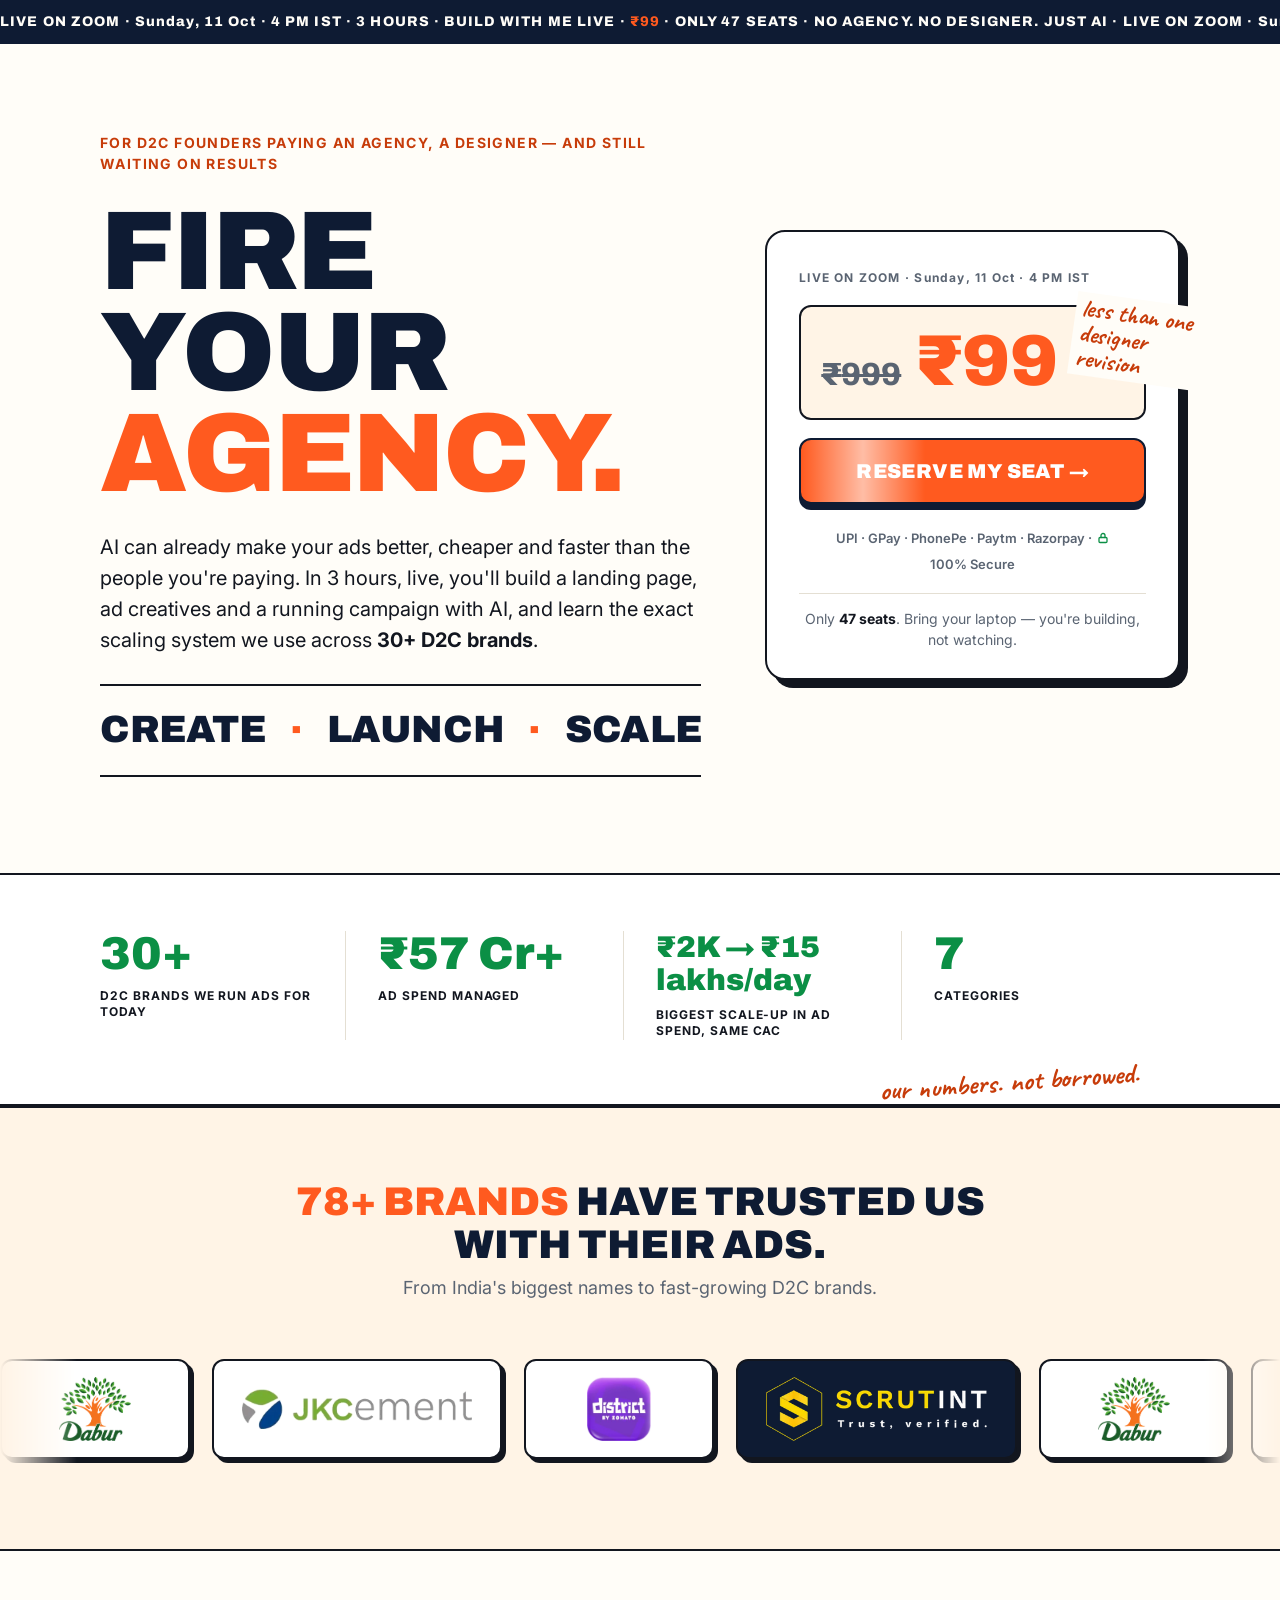
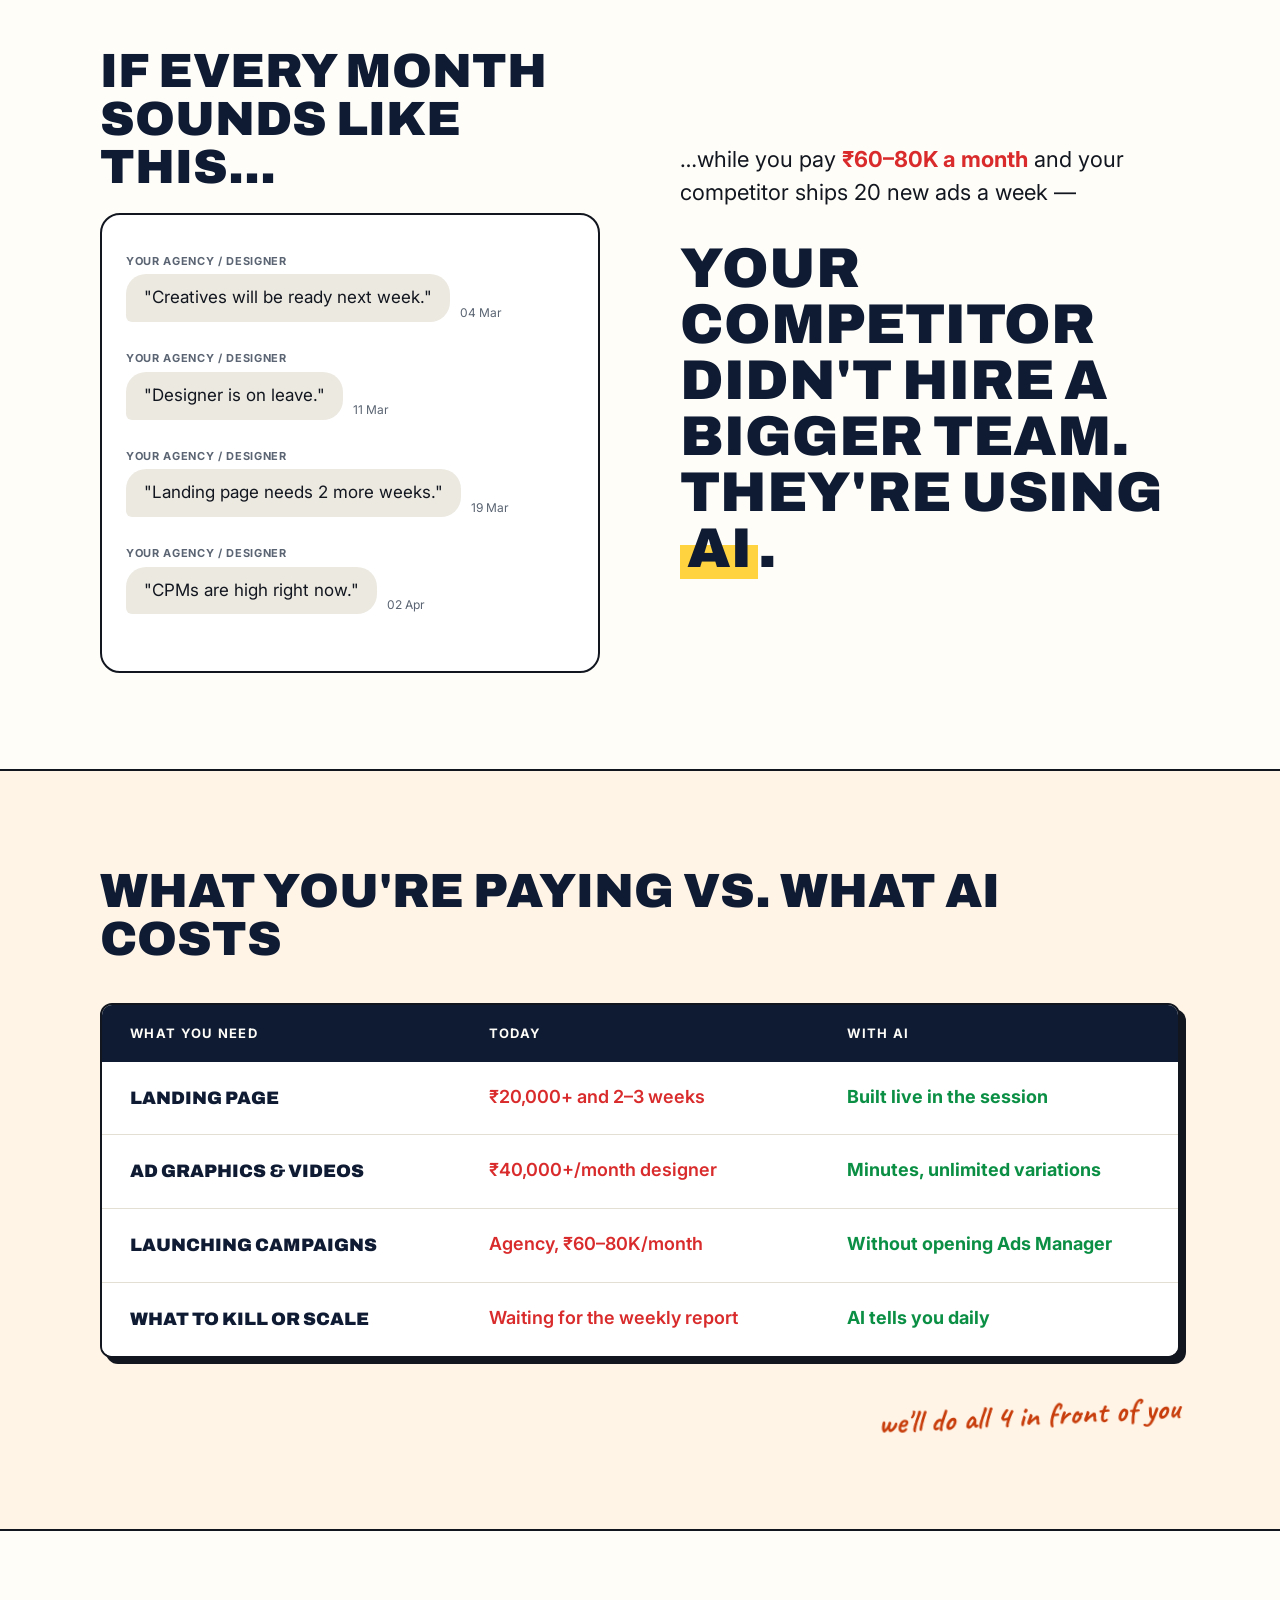
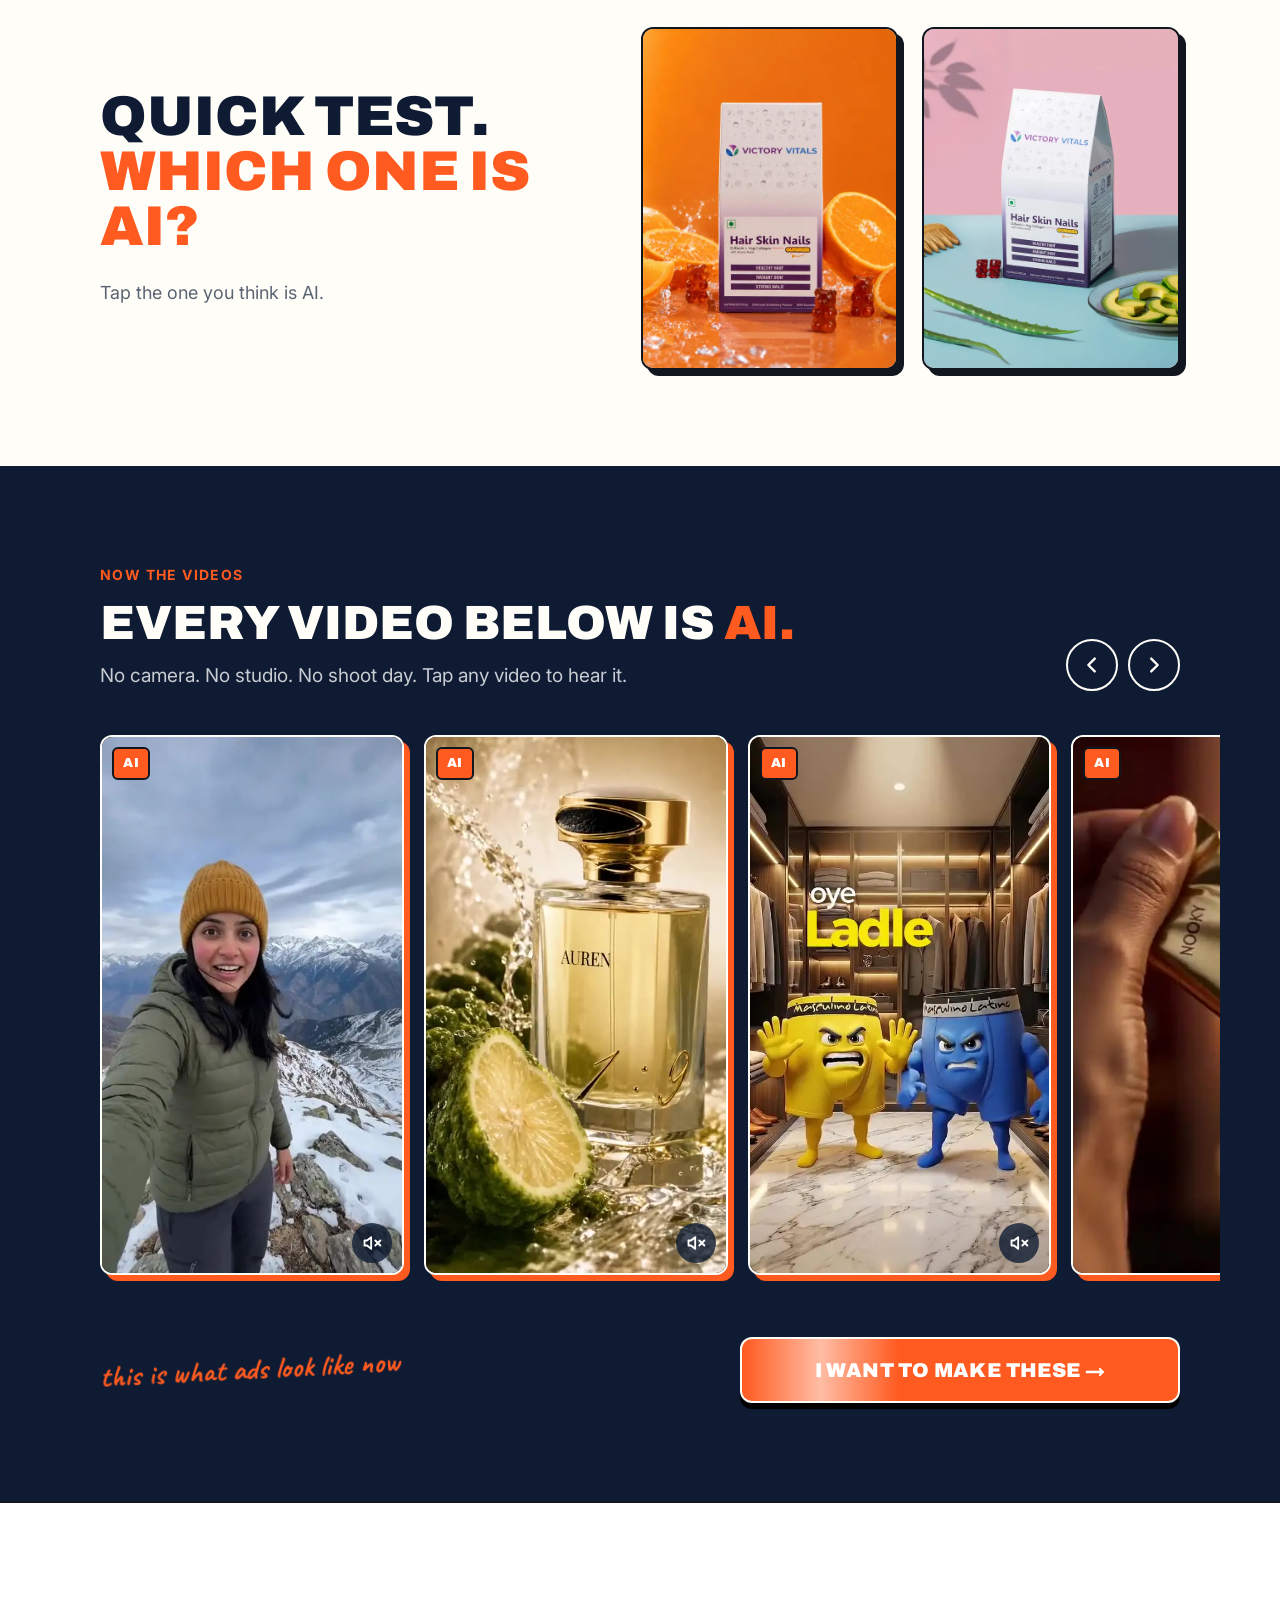
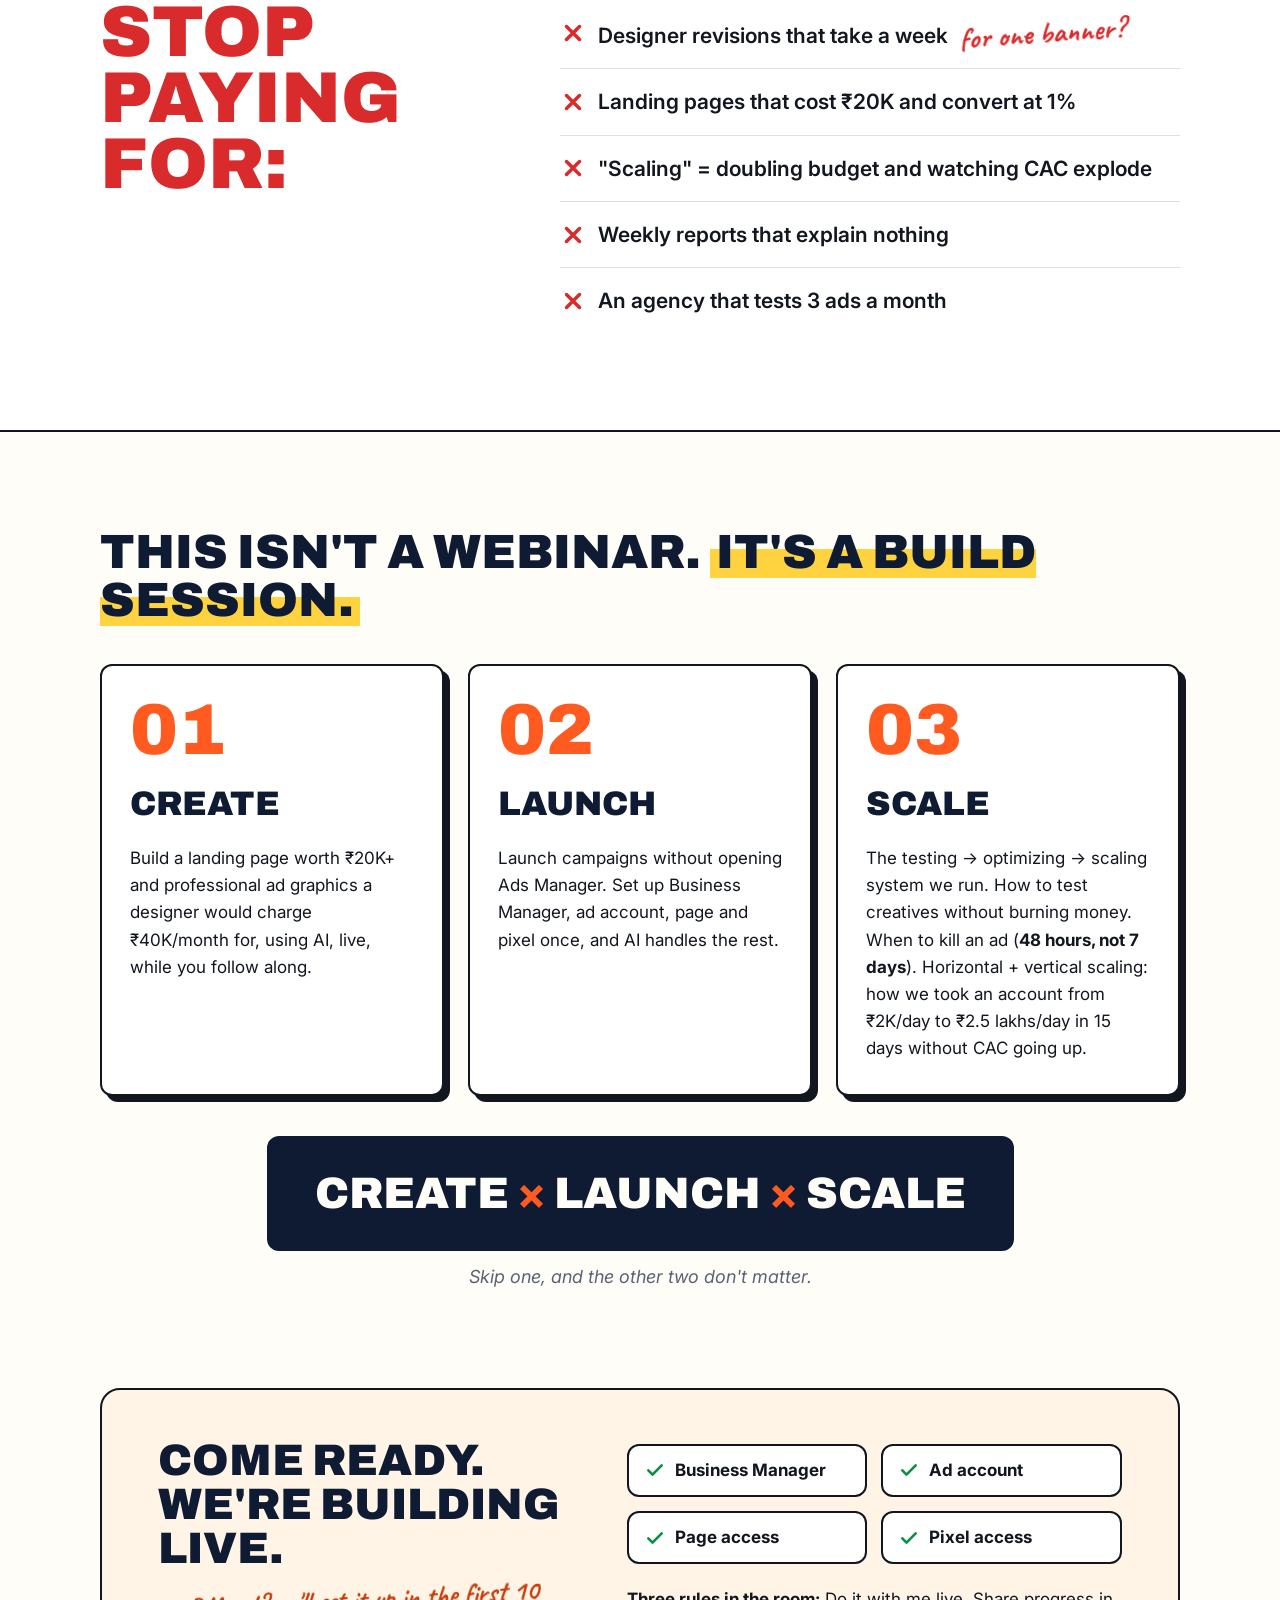
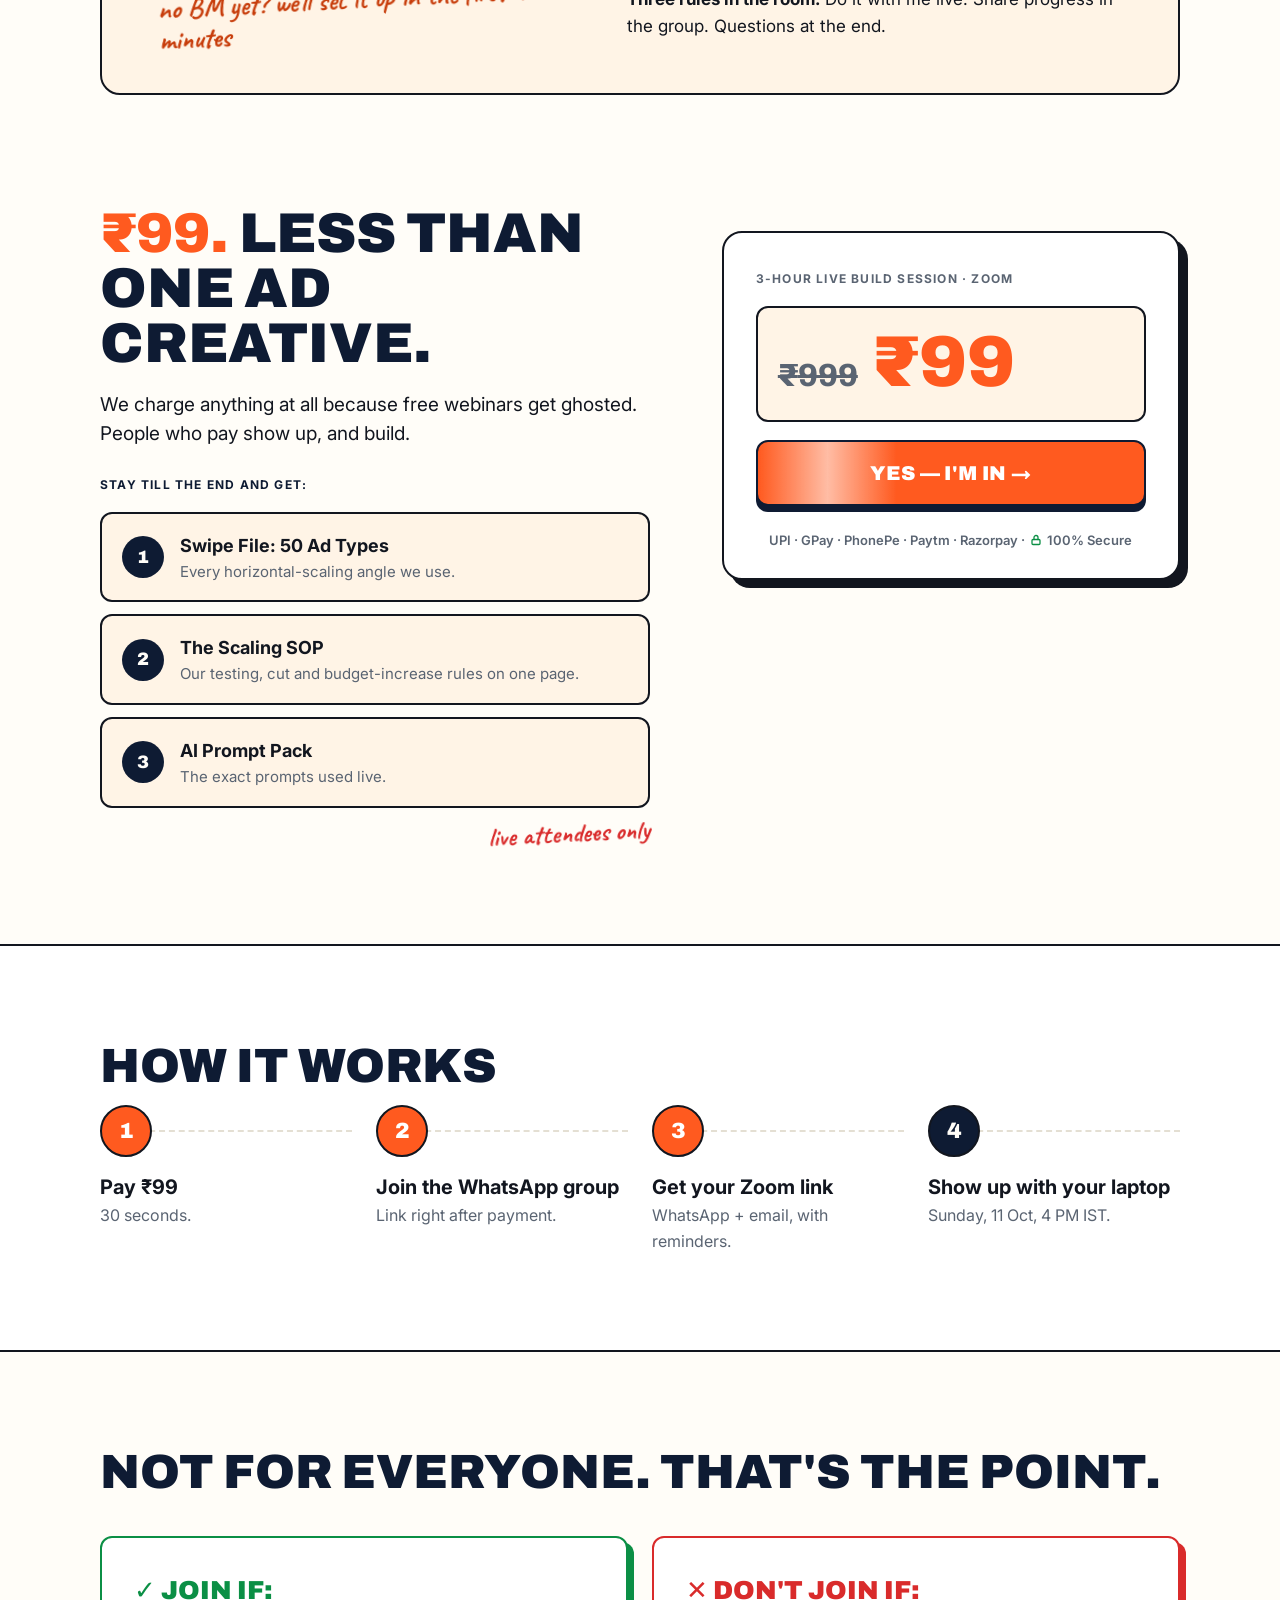
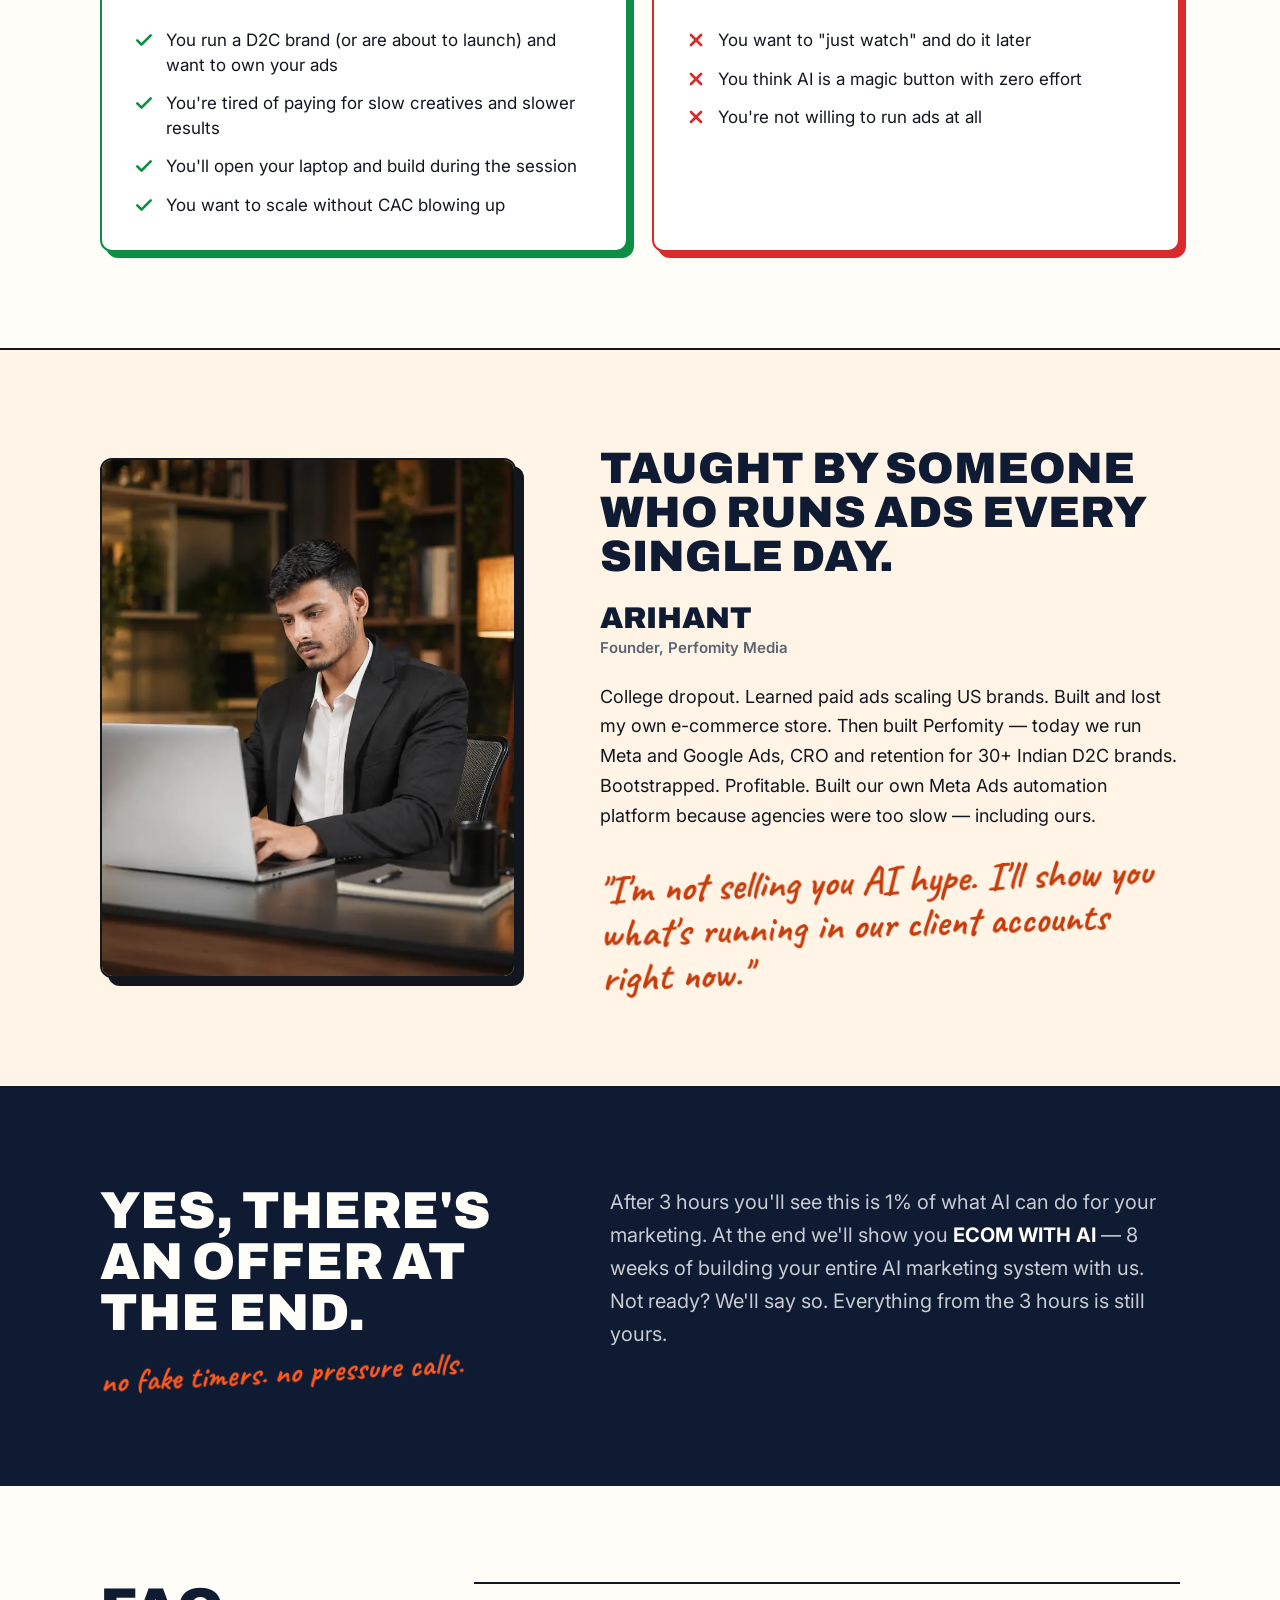
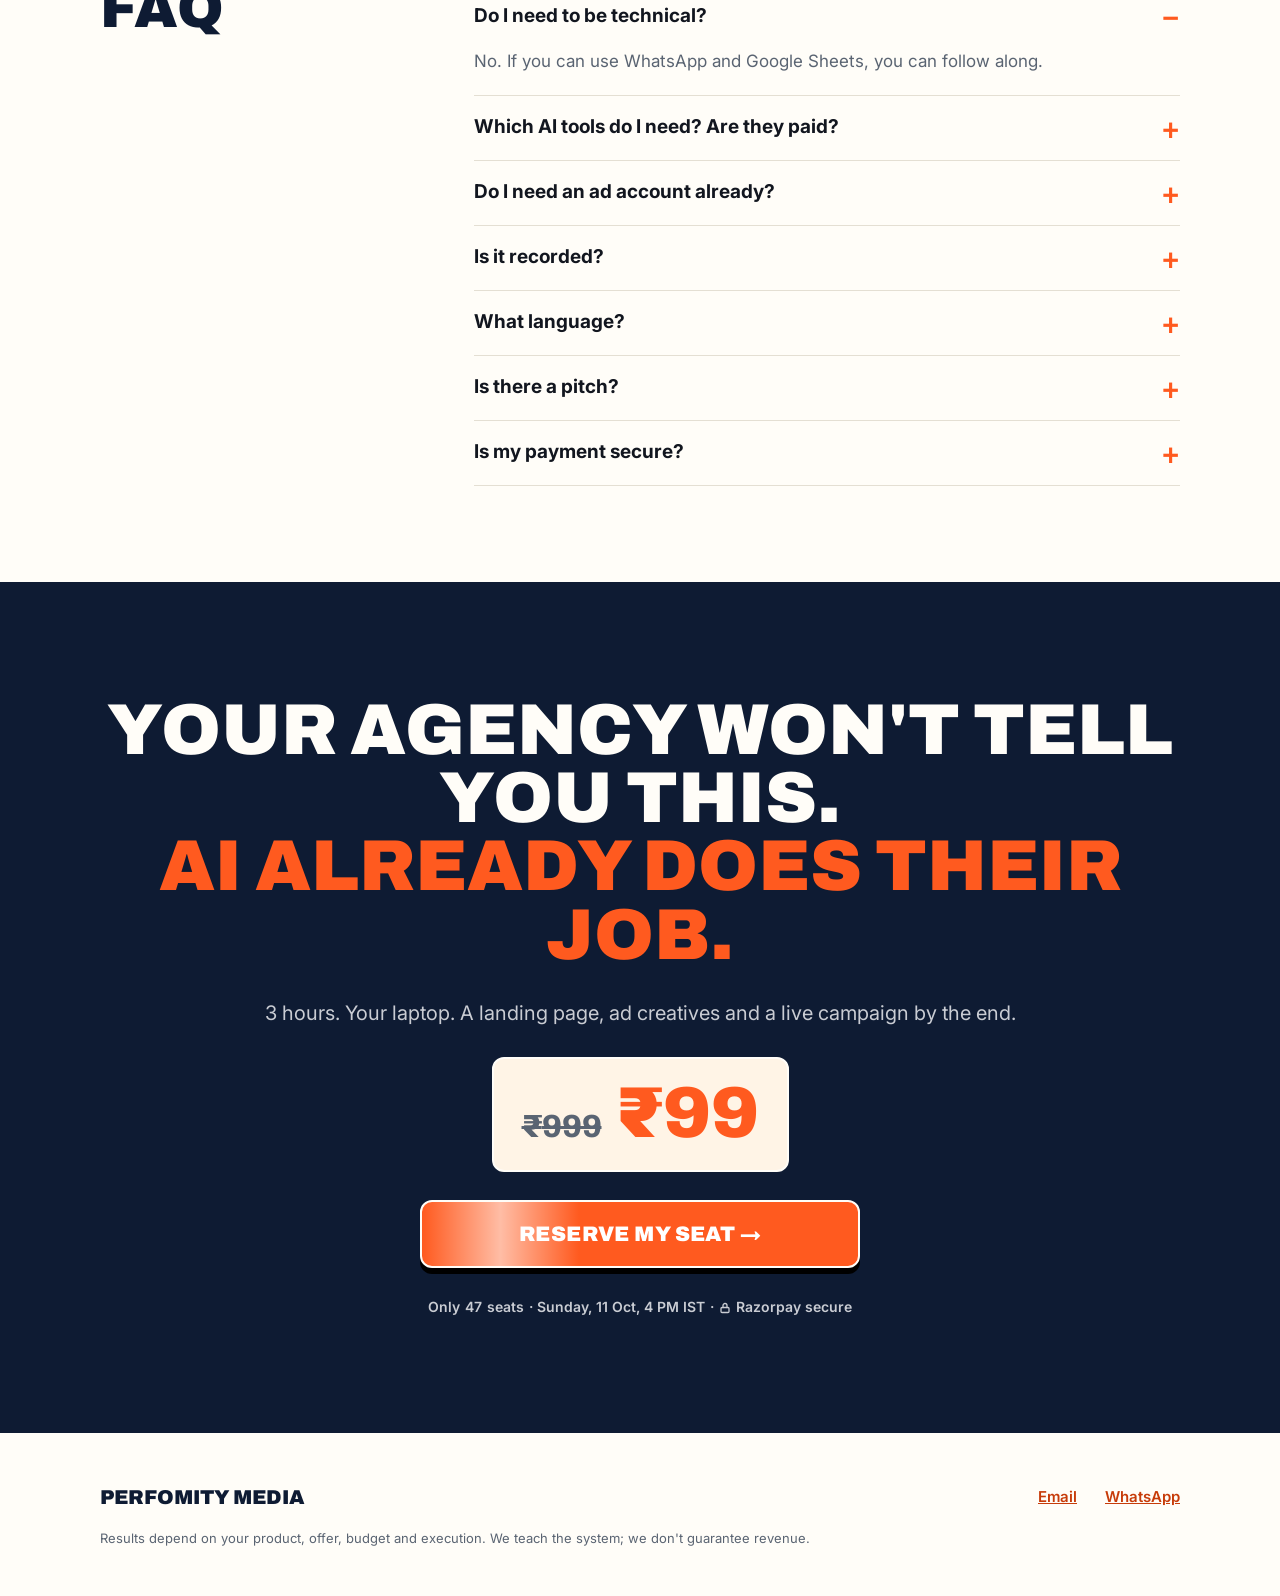
<file: index.html>
<!doctype html>
<html lang="en">
<head>
<meta charset="utf-8">
<script>
/* ============================================================
   FIRE YOUR AGENCY — SITE SETTINGS
   Edit ONLY this block to update links, date, price and seats.
   Leave a value as "" to hide it on the page.
   ============================================================ */
window.FYA_CONFIG = {
  // ---- Workshop ----
  price: "99",                 // shown as ₹99 everywhere
  mrp: "999",                  // struck-through price
  seats: "47",
  date: "Sunday, 11 Oct",                  // e.g. "Sunday, 12 Oct"  ("" hides the date everywhere)
  dateShort: "11 Oct",             // e.g. "12 Oct" — used in the mobile sticky bar
  time: "4 PM IST",

  // For the "Add to Google Calendar" button on the thank-you page.
  // Format: YYYYMMDDTHHMMSS in IST. Leave "" to hide the button.
  calendarStart: "20261011T160000",         // e.g. "20261012T190000"
  calendarEnd: "20261011T190000",           // e.g. "20261012T220000"

  // ---- Links ----
  checkoutUrl: "https://rzp.io/rzp/dxMDNFoZ",   // Razorpay payment page
  whatsappGroupUrl: "https://chat.whatsapp.com/DL0folq4rIrHE49rzZIgvX", // shown on thank-you page
  email: "hello@perfomitymedia.com",
  whatsappNumber: "916264600023",                     // country code + number, no "+" or spaces
  privacyUrl: "",
  termsUrl: "",
  refundUrl: "",
  refundText: "",                                     // answer shown in the FAQ

  // ---- Tracking (optional) ----
  metaPixelId: "889741520669002",           // e.g. "123456789012345" — leave "" to disable
  passUtmToCheckout: false     // true = append ?utm_... from the ad click to the checkout link
};
</script>
<meta name="viewport" content="width=device-width, initial-scale=1">
<title>Fire Your Agency — AI Ads Workshop | Perfomity Media</title>
<meta name="description" content="A 3-hour live Zoom build session for Indian D2C founders. Build a landing page, ad creatives and a running campaign with AI — and learn the scaling system we use across 30+ D2C brands.">
<meta name="theme-color" content="#0E1B33">
<meta property="og:title" content="Fire Your Agency — AI Ads Workshop">
<meta property="og:description" content="3 hours, live on Zoom. Build a landing page, ad creatives and a live campaign with AI. ₹99.">
<meta property="og:type" content="website">
<meta property="og:image" content="assets/og-image.jpg">
<link rel="icon" href="data:image/svg+xml,%3Csvg xmlns='http://www.w3.org/2000/svg' viewBox='0 0 64 64'%3E%3Crect width='64' height='64' rx='14' fill='%230E1B33'/%3E%3Ctext x='32' y='45' text-anchor='middle' font-family='Arial Black,Arial,sans-serif' font-weight='900' font-size='34' fill='%23FF5A1F'%3EF%3C/text%3E%3C/svg%3E">
<link rel="preconnect" href="https://fonts.googleapis.com">
<link rel="preconnect" href="https://fonts.gstatic.com" crossorigin>
<link rel="preload" as="style" href="https://fonts.googleapis.com/css2?family=Archivo:wght@800;900&family=Caveat:wght@700&family=Inter:wght@400;500;600;700&display=swap" onload="this.onload=null;this.rel='stylesheet'">
<noscript><link rel="stylesheet" href="https://fonts.googleapis.com/css2?family=Archivo:wght@800;900&family=Caveat:wght@700&family=Inter:wght@400;500;600;700&display=swap"></noscript>
<style>:root{--cream:#FFFDF8;--ink:#12161F;--navy:#0E1B33;--muted:#5A6472;--orange:#FF5A1F;--orange-ink:#C73C0A;--red:#D92B2B;--green:#0B8F45;--marker:#FFD23F;--peach:#FFF4E6;--border:#E4DFD3;--chat:#ECE9E1;--cream-dim:#C9CCD3;--display:"Archivo","Arial Black",system-ui,sans-serif;--body:"Inter",system-ui,-apple-system,sans-serif;--hand:"Caveat","Comic Sans MS",cursive;--radius:12px;--shadow:4px 4px 0 var(--ink)}*,*::before,*::after{box-sizing:border-box}html{scroll-behavior:smooth;-webkit-text-size-adjust:100%}body{margin:0;background:var(--cream);color:var(--ink);font-family:var(--body);font-size:16px;line-height:1.6;-webkit-font-smoothing:antialiased;overflow-x:hidden}body.has-sticky{padding-bottom:76px}img{max-width:100%;display:block}a{color:var(--orange-ink)}a:hover{color:var(--navy)}h1,h2,h3,p,ul,ol,blockquote{margin:0}ul,ol{padding:0;list-style:none}strong{font-weight:700}button{font:inherit}:focus-visible{outline:3px solid var(--orange);outline-offset:3px}.wrap{width:100%;max-width:1160px;margin:0 auto;padding-left:20px;padding-right:20px}.section{padding-top:56px;padding-bottom:56px;display:flex;flex-direction:column;gap:22px}.band{border-top:2px solid var(--ink);border-bottom:2px solid var(--ink)}.band--white{background:#fff}.band--peach{background:var(--peach)}.band--navy{background:var(--navy);color:var(--cream);border-color:var(--navy)}.orange{color:var(--orange)}.red{color:var(--red)}.muted{color:var(--muted)}mark{background:linear-gradient(180deg,transparent 45%,var(--marker) 45%);color:inherit;padding:0 .12em}.eyebrow{font-size:12px;line-height:1.5;font-weight:700;letter-spacing:.1em;text-transform:uppercase;color:var(--orange-ink)}.h2{font-family:var(--display);font-weight:900;font-size:32px;line-height:1.02;text-transform:uppercase;color:var(--navy)}.h2--light{color:var(--cream)}.lead{font-size:17px;line-height:1.55}.label{font-size:12px;font-weight:700;letter-spacing:.1em;text-transform:uppercase;color:var(--navy);margin-top:8px}.note{font-family:var(--hand);font-weight:700;font-size:26px;line-height:1.1;color:var(--orange-ink);transform:rotate(-3deg);display:inline-block}.note--red{color:var(--red)}.note--orange{color:var(--orange)}.note--right{align-self:flex-end}.note--inline{font-style:normal;font-size:24px;margin-left:6px;transform:rotate(-4deg)}.ic{width:20px;height:20px;flex-shrink:0;fill:none;stroke-width:3.2;stroke-linecap:round;stroke-linejoin:round;margin-top:3px}.ic--x{stroke:var(--red)}.ic--check{stroke:var(--green)}.lock{width:12px;height:12px;fill:none;stroke:currentColor;stroke-width:2.6;stroke-linecap:round;stroke-linejoin:round}.ticker{background:var(--navy);color:var(--cream);height:40px;overflow:hidden;display:flex;align-items:center}.ticker__track{display:flex;white-space:nowrap;font-family:var(--display);font-weight:800;font-size:13px;letter-spacing:.06em;animation:marquee 40s linear infinite}.ticker__item b{color:var(--orange);font-weight:800}@keyframes marquee{from{transform:translateX(0)}to{transform:translateX(-50%)}}.cta{position:relative;overflow:hidden;display:flex;align-items:center;justify-content:center;min-height:62px;padding:0 24px;background:var(--orange);color:#fff;border:2px solid var(--navy);border-radius:var(--radius);box-shadow:0 6px 0 var(--navy);font-family:var(--display);font-weight:900;font-size:19px;letter-spacing:.02em;text-decoration:none;text-align:center;transition:transform .12s ease,box-shadow .12s ease}.cta::after{content:"";position:absolute;top:0;left:0;width:36%;height:100%;background:linear-gradient(90deg,rgba(255,255,255,0),rgba(255,255,255,.6),rgba(255,255,255,0));animation:shine 3.4s ease-in-out infinite;pointer-events:none}.cta:hover,.cta:focus-visible{color:#fff;transform:translateY(3px);box-shadow:0 3px 0 var(--navy)}.cta--navy{background:var(--navy);color:var(--cream);border-color:var(--navy);box-shadow:0 6px 0 var(--orange);min-height:56px;font-size:17px}.cta--navy:hover{color:var(--cream);box-shadow:0 3px 0 var(--orange)}.cta--final{border-color:var(--cream);box-shadow:0 6px 0 #000;width:100%;max-width:440px}.cta--final:hover{box-shadow:0 3px 0 #000}.cta--sm{min-height:48px;padding:0 18px;font-size:16px;border-radius:10px;box-shadow:0 4px 0 var(--navy);white-space:nowrap}@keyframes shine{0%,72%{transform:translateX(-180%) skewX(-20deg)}100%{transform:translateX(320%) skewX(-20deg)}}.paystrip{display:flex;align-items:center;justify-content:center;gap:5px;flex-wrap:wrap;font-size:12px;font-weight:600;color:var(--muted);text-align:center;margin-top:6px}.paystrip .lock{color:var(--green)}.price{position:relative;display:flex;align-items:baseline;flex-wrap:wrap;gap:14px;padding:18px 20px;background:var(--peach);border:2px solid var(--ink);border-radius:var(--radius)}.price__old{font-family:var(--display);font-weight:800;font-size:28px;color:var(--muted)}.price__new{font-family:var(--display);font-weight:900;font-size:60px;line-height:1;color:var(--orange)}.price__note{position:absolute;right:10px;top:-24px;font-size:23px;background:var(--cream);padding:0 6px;transform:rotate(-5deg)}.price--onnavy{border-color:var(--cream)}.hero,.chat-section,.aitest,.build,.ready,.pricing,.qualify,.teacher,.honest,.ty-grid{grid-template-columns:minmax(0,1fr)}.hero{padding-top:40px;padding-bottom:56px;display:grid;gap:28px}.hero__copy{display:flex;flex-direction:column;gap:22px}.hero__title{font-family:var(--display);font-weight:900;font-size:clamp(56px,16vw,112px);line-height:.9;letter-spacing:-.02em;text-transform:uppercase;color:var(--navy)}.words{display:flex;align-items:center;justify-content:space-between;gap:8px;padding:14px 0;border-top:2px solid var(--ink);border-bottom:2px solid var(--ink);font-family:var(--display);font-weight:900;font-size:clamp(20px,6.4vw,44px);letter-spacing:-.01em;color:var(--navy)}.word{opacity:0;animation:word .5s cubic-bezier(.2,.8,.2,1) forwards;animation-delay:var(--d)}.word.dot{color:var(--orange)}@keyframes word{from{opacity:0;transform:translateY(16px)}to{opacity:1;transform:none}}.ticket{position:relative;display:flex;flex-direction:column;gap:16px}.ticket__meta{display:none;font-size:12px;font-weight:700;letter-spacing:.1em;color:var(--muted)}.ticket__foot{font-size:14px;line-height:1.5;color:var(--muted);text-align:center}.ticket__foot strong{color:var(--ink)}.hero .price{box-shadow:var(--shadow);margin-top:14px}.proof{position:relative;display:grid;grid-template-columns:repeat(2,minmax(0,1fr));gap:28px 16px;padding-top:48px;padding-bottom:56px}.stat{display:flex;flex-direction:column;gap:6px}.stat__num{font-family:var(--display);font-weight:900;font-size:40px;line-height:1.02;color:var(--green)}.stat__num--sm{font-size:24px;line-height:1.1}.stat__label{font-size:11px;line-height:1.35;font-weight:700;letter-spacing:.08em;text-transform:uppercase;color:var(--ink)}.proof__note{grid-column:1 / -1;justify-self:end;transform:rotate(-4deg)}.chat-section{display:grid;gap:28px}.chat-section>div:first-child{display:flex;flex-direction:column;gap:22px}.chat{display:flex;flex-direction:column;gap:14px;min-height:420px}.bubble{display:flex;flex-direction:column;gap:4px;align-items:flex-start;opacity:0}.bubble__who{font-size:11px;font-weight:700;letter-spacing:.06em;text-transform:uppercase;color:var(--muted)}.bubble__row{display:flex;flex-direction:column;align-items:flex-start;gap:4px}.bubble__msg{padding:12px 16px;background:var(--chat);border-radius:20px 20px 20px 6px;font-size:16px;line-height:1.4}.bubble time{font-size:11px;color:var(--muted)}.typing{display:inline-flex;align-self:flex-start;gap:5px;padding:14px 16px;background:var(--chat);border-radius:20px 20px 20px 6px;opacity:0;max-height:0;overflow:hidden;padding-top:0;padding-bottom:0}.typing i{width:7px;height:7px;border-radius:999px;background:var(--muted);animation:dot 1s ease-in-out infinite}.typing i:nth-child(2){animation-delay:.15s}.typing i:nth-child(3){animation-delay:.3s}.chat.play .typing{animation:typing 1s linear both;animation-delay:var(--d)}.chat.play .bubble{animation:pop .4s ease-out forwards;animation-delay:var(--d)}@keyframes typing{0%{opacity:0;max-height:0;padding-top:0;padding-bottom:0}1%,99%{opacity:1;max-height:48px;padding-top:14px;padding-bottom:14px}100%{opacity:0;max-height:0;padding-top:0;padding-bottom:0}}@keyframes pop{from{opacity:0;transform:translateY(10px)}to{opacity:1;transform:none}}@keyframes dot{0%,60%,100%{transform:translateY(0);opacity:.45}30%{transform:translateY(-4px);opacity:1}}.chat-after{display:flex;flex-direction:column;gap:22px}.chat-after__line{font-size:17px;line-height:1.5}.punch{font-family:var(--display);font-weight:900;font-size:34px;line-height:1.05;text-transform:uppercase;color:var(--navy)}.compare{display:flex;flex-direction:column;gap:14px}.compare__head{display:none}.compare__row{display:grid;grid-template-columns:repeat(2,minmax(0,1fr));background:#fff;border:2px solid var(--ink);border-radius:var(--radius);box-shadow:var(--shadow);overflow:hidden}.compare__need{grid-column:1 / -1;padding:12px 16px;font-family:var(--display);font-weight:900;font-size:18px;text-transform:uppercase;color:var(--navy);border-bottom:1px solid var(--border)}.compare__today,.compare__ai{padding:12px 16px;font-size:15px;line-height:1.4;display:flex;flex-direction:column;gap:4px}.compare__today::before,.compare__ai::before{content:attr(data-label);font-size:11px;font-weight:700;letter-spacing:.08em;text-transform:uppercase;color:var(--muted)}.compare__today{color:var(--red);font-weight:600;border-right:1px solid var(--border)}.compare__ai{color:var(--green);font-weight:700}.band--peach .note--right{align-self:center}.aitest{display:grid;gap:20px}.aitest__copy{display:flex;flex-direction:column;gap:18px}.aitest__line{font-size:18px;line-height:1.5;font-weight:600}.aitest__result{display:flex;flex-direction:column;gap:18px;animation:pop .4s ease-out}.aitest__result[hidden]{display:none}.aitest__cards{display:grid;grid-template-columns:repeat(2,minmax(0,1fr));gap:12px}.imgcard{position:relative;aspect-ratio:3 / 4;padding:0;border:2px solid var(--ink);border-radius:var(--radius);box-shadow:var(--shadow);background:var(--chat);cursor:pointer;overflow:hidden;transition:transform .12s ease}.imgcard:hover{transform:translateY(-2px)}.imgcard img,.teacher__photo img{position:absolute;inset:0;width:100%;height:100%;object-fit:cover;z-index:1}.imgcard__ph{position:absolute;inset:0;display:flex;align-items:center;justify-content:center;font-size:13px;font-weight:700;color:var(--muted)}.imgcard__tag{position:absolute;z-index:2;left:10px;bottom:10px;padding:6px 12px;border:2px solid var(--ink);border-radius:6px;font-family:var(--display);font-weight:900;font-size:18px;opacity:0;transform:translateY(6px);transition:opacity .3s,transform .3s}.imgcard__tag--ai{background:var(--orange);color:#fff}.imgcard__tag--real{background:var(--navy);color:var(--cream)}.revealed .imgcard__tag{opacity:1;transform:none}.stop__title{font-family:var(--display);font-weight:900;font-size:40px;line-height:1;text-transform:uppercase;color:var(--red)}.xlist li{display:flex;gap:12px;align-items:flex-start;padding:14px 0;border-bottom:1px solid var(--border);font-size:17px;line-height:1.4;font-weight:600}.xlist li:last-child{border-bottom:0}.xlist .ic{width:22px;height:22px;margin-top:0}.card{background:#fff;border:2px solid var(--ink);border-radius:var(--radius);box-shadow:var(--shadow)}.build{display:grid;gap:18px}.build__card{padding:22px 20px;display:grid;grid-template-columns:auto 1fr;align-items:baseline;gap:10px 12px}.build__card p{grid-column:1 / -1;line-height:1.55}.build__num{font-family:var(--display);font-weight:900;font-size:44px;line-height:1;color:var(--orange)}.build__title{font-family:var(--display);font-weight:900;font-size:28px;color:var(--navy)}.equation{display:flex;flex-direction:column;align-items:stretch;gap:12px}.equation__bar{padding:18px 12px;background:var(--navy);border-radius:var(--radius);text-align:center;font-family:var(--display);font-weight:900;font-size:clamp(22px,6.6vw,44px);color:var(--cream)}.equation__line{text-align:center;font-size:15px;font-style:italic;color:var(--muted)}.ready{padding:32px 22px 36px;background:var(--peach);border:2px solid var(--ink);border-radius:20px;display:grid;gap:18px}.ready>div:first-child{display:flex;flex-direction:column;gap:14px}.ready__title{font-size:28px}.ready__body{display:flex;flex-direction:column;gap:18px;font-size:15px;line-height:1.55}.ready__list{display:grid;grid-template-columns:repeat(2,minmax(0,1fr));gap:10px}.ready__list li{display:flex;align-items:center;gap:8px;padding:12px;background:#fff;border:2px solid var(--ink);border-radius:var(--radius);font-size:14px;font-weight:700;line-height:1.25}.ready__list .ic{margin-top:0}.pricing{display:grid;gap:28px;padding-top:64px}.pricing__copy{display:flex;flex-direction:column;gap:18px}.pricing .h2--xl{font-size:36px}.bonuses{display:flex;flex-direction:column;gap:12px}.bonus{display:flex;gap:14px;align-items:center;padding:16px;background:var(--peach);border:2px solid var(--ink);border-radius:var(--radius)}.bonus strong{display:block;font-size:16px}.bonus span:not(.badge){display:block;font-size:14px;line-height:1.45;color:var(--muted)}.badge{flex-shrink:0;width:36px;height:36px;border-radius:999px;background:var(--navy);color:var(--cream);display:flex;align-items:center;justify-content:center;font-family:var(--display);font-weight:900;font-size:16px}.pricing .ticket .price{box-shadow:var(--shadow)}.steps{display:flex;flex-direction:column;gap:20px}.steps li{display:flex;gap:16px;align-items:flex-start}.steps strong{display:block;font-size:17px}.steps li>div>span{display:block;font-size:14px;color:var(--muted)}.step__dot{flex-shrink:0;width:42px;height:42px;border-radius:999px;background:var(--orange);border:2px solid var(--ink);color:#fff;display:flex;align-items:center;justify-content:center;font-family:var(--display);font-weight:900;font-size:18px}.step__dot--navy{background:var(--navy);color:var(--cream)}.qualify{display:grid;gap:18px}.qualify__col{padding:20px;background:#fff;border:2px solid;border-radius:var(--radius);display:flex;flex-direction:column;gap:12px}.qualify__col--yes{border-color:var(--green);box-shadow:4px 4px 0 var(--green)}.qualify__col--no{border-color:var(--red);box-shadow:4px 4px 0 var(--red)}.qualify h3{font-family:var(--display);font-weight:900;font-size:20px}.qualify__col--yes h3{color:var(--green)}.qualify__col--no h3{color:var(--red)}.qualify ul{display:flex;flex-direction:column;gap:10px}.qualify li{display:flex;gap:10px;font-size:15px;line-height:1.45}.qualify .ic{width:18px;height:18px;margin-top:2px}.teacher{display:grid;gap:20px}.teacher__photo{position:relative;aspect-ratio:4 / 5;max-height:520px;background:var(--chat);border:2px solid var(--ink);border-radius:var(--radius);box-shadow:var(--shadow);overflow:hidden}.teacher__copy{display:flex;flex-direction:column;gap:18px}.teacher__name{font-family:var(--display);font-weight:900;font-size:26px;color:var(--navy);line-height:1.2}.teacher__role{font-size:14px;font-weight:600}.teacher__bio{font-size:16px;line-height:1.6}.teacher__quote{font-size:32px;transform:rotate(-2deg);margin-top:6px}.honest{display:grid;gap:18px}.honest>div{display:flex;flex-direction:column;gap:14px}.honest__body{font-size:16px;line-height:1.65;color:var(--cream-dim)}.honest__body strong{color:var(--cream)}.faq{border-top:2px solid var(--ink)}.faq details{border-bottom:1px solid var(--border)}.faq summary{list-style:none;cursor:pointer;min-height:56px;display:flex;align-items:center;justify-content:space-between;gap:12px;padding:12px 0;font-size:16px;font-weight:700}.faq summary::-webkit-details-marker{display:none}.faq summary::after{content:"+";font-family:var(--display);font-size:26px;line-height:1;color:var(--orange);flex-shrink:0}.faq details[open] summary::after{content:"−"}.faq details p{padding:0 0 16px;font-size:15px;line-height:1.55;color:var(--muted)}.final{align-items:stretch;text-align:left;padding-top:64px;padding-bottom:64px}.final__title{font-family:var(--display);font-weight:900;font-size:36px;line-height:1;text-transform:uppercase;color:var(--cream)}.final__sub{font-size:16px;line-height:1.6;color:var(--cream-dim)}.final__meta{display:flex;align-items:center;justify-content:center;gap:5px;flex-wrap:wrap;font-size:13px;font-weight:600;color:var(--cream-dim)}.footer{padding-top:36px;padding-bottom:36px;display:flex;flex-direction:column;gap:14px}.footer__top{display:flex;flex-direction:column;gap:12px}.footer__brand{font-family:var(--display);font-weight:900;font-size:18px;color:var(--navy)}.footer__nav{display:flex;flex-wrap:wrap;gap:8px 18px;font-size:14px;font-weight:600}.footer__fine{font-size:12px;line-height:1.5;color:var(--muted)}.sticky{position:fixed;left:0;right:0;bottom:0;z-index:50;display:flex;align-items:center;justify-content:space-between;gap:10px;padding:10px 12px 10px 16px;padding-bottom:max(10px,env(safe-area-inset-bottom));background:var(--cream);border-top:2px solid var(--ink);box-shadow:0 -6px 20px rgba(14,27,51,.12)}.sticky__info{display:flex;flex-direction:column;min-width:0}.sticky__price{font-family:var(--display);font-weight:900;font-size:20px;line-height:1.1;color:var(--orange)}.sticky__date{font-family:var(--body);font-weight:600;font-size:12px;color:var(--ink)}.sticky__sub{font-size:12px;font-weight:600;color:var(--muted)}.js .fade{opacity:0;transform:translateY(28px);transition:opacity .6s ease,transform .6s ease}.js .fade.in{opacity:1;transform:none}@media (min-width:900px){body.has-sticky{padding-bottom:0}.sticky{display:none}.wrap{padding-left:40px;padding-right:40px}.section{padding-top:96px;padding-bottom:96px;gap:40px}.h2{font-size:48px;line-height:1}.h2--xl{font-size:56px;line-height:.98}.lead{font-size:19px}.ticker{height:44px}.ticker__track{font-size:14px;letter-spacing:.08em}.hero{grid-template-columns:minmax(0,1.45fr) minmax(0,1fr);gap:64px;align-items:center;padding-top:88px;padding-bottom:96px}.hero__copy{gap:28px}.eyebrow{font-size:14px;max-width:560px}.hero .lead{font-size:20px;max-width:620px}.words{justify-content:space-between;gap:16px;max-width:620px;font-size:38px}.ticket{padding:36px 32px 28px;background:#fff;border:2px solid var(--ink);border-radius:20px;box-shadow:8px 8px 0 var(--ink);gap:18px}.ticket__meta{display:block}.ticket__foot{padding-top:14px;border-top:1px solid var(--border)}.hero .price,.pricing .ticket .price{box-shadow:none;margin-top:0}.price__old{font-size:32px}.price__new{font-size:72px}.hero .price__note{right:-78px;top:-6px;left:auto;max-width:150px;font-size:25px;line-height:1;padding:4px 6px;transform:rotate(8deg)}.cta{min-height:66px;font-size:20px}.cta--navy{min-height:60px;font-size:18px;max-width:320px}.paystrip{font-size:13px}.proof{grid-template-columns:repeat(4,minmax(0,1fr));gap:32px;padding-top:56px;padding-bottom:64px}.stat{padding-right:24px;border-right:1px solid var(--border);gap:10px}.stat:nth-child(4){border-right:0}.stat__num{font-size:46px;white-space:nowrap}.stat__num--sm{font-size:30px;white-space:normal}.stat__label{font-size:12px}.proof__note{position:absolute;right:40px;bottom:6px;font-size:28px}.chat-section{grid-template-columns:repeat(2,minmax(0,1fr));gap:80px;align-items:center}.chat{padding:24px;background:#fff;border:2px solid var(--ink);border-radius:20px;min-height:460px}.bubble__row{flex-direction:row;align-items:flex-end;gap:10px}.bubble__msg{font-size:17px;padding:12px 18px}.bubble time{font-size:12px}.chat-after{gap:32px}.chat-after__line{font-size:22px}.punch{font-size:56px;line-height:1}.compare{display:block;background:#fff;border:2px solid var(--ink);border-radius:var(--radius);box-shadow:6px 6px 0 var(--ink);overflow:hidden}.compare__head{display:grid;grid-template-columns:repeat(3,minmax(0,1fr));background:var(--navy);color:var(--cream);font-size:13px;font-weight:700;letter-spacing:.1em;text-transform:uppercase}.compare__head span{padding:18px 28px}.compare__row{grid-template-columns:repeat(3,minmax(0,1fr));border:0;border-bottom:1px solid var(--border);border-radius:0;box-shadow:none;font-size:18px}.compare__row:last-child{border-bottom:0}.compare__need{grid-column:auto;border-bottom:0;padding:22px 28px}.compare__today,.compare__ai{padding:22px 28px;font-size:18px;border-right:0}.compare__today::before,.compare__ai::before{display:none}.band--peach .note--right{align-self:flex-end;font-size:32px}.aitest{grid-template-columns:minmax(0,1fr) minmax(0,1.15fr);gap:72px;align-items:center}.aitest__copy{gap:24px}.aitest__hint{font-size:18px}.aitest__line{font-size:22px}.aitest__cards{gap:24px}.imgcard{box-shadow:6px 6px 0 var(--ink)}.imgcard__tag{left:14px;bottom:14px;padding:8px 16px;font-size:24px}.stop{display:grid;grid-template-columns:minmax(0,1fr) minmax(0,1.6fr);gap:72px}.stop__title{font-size:72px;line-height:.92}.xlist li{font-size:21px;padding:18px 0;align-items:center}.xlist .ic{width:26px;height:26px}.note--inline{font-size:30px}.build{grid-template-columns:repeat(3,minmax(0,1fr));gap:24px}.build__card{padding:32px 28px;grid-template-columns:1fr;align-content:start;gap:14px;box-shadow:6px 6px 0 var(--ink)}.build__card p{font-size:17px;line-height:1.6}.build__num{font-size:72px;line-height:.9}.build__title{font-size:34px}.equation{align-items:center}.equation__bar{padding:22px 48px}.equation__line{font-size:18px}.ready{grid-template-columns:minmax(0,1fr) minmax(0,1.2fr);gap:56px;align-items:center;padding:48px 56px}.ready__title{font-size:44px}.ready .note{font-size:28px}.ready__body{font-size:17px;gap:22px}.ready__list{gap:14px}.ready__list li{padding:14px 16px;font-size:17px;gap:10px}.pricing{grid-template-columns:minmax(0,1.2fr) minmax(0,1fr);gap:72px;align-items:start;padding-top:112px}.pricing .h2--xl{font-size:56px}.pricing .ticket{margin-top:24px}.bonus{padding:18px 20px;gap:16px}.bonus strong{font-size:18px}.bonus span:not(.badge){font-size:15px}.badge{width:42px;height:42px;font-size:18px}.steps{display:grid;grid-template-columns:repeat(4,minmax(0,1fr));gap:24px}.steps li{flex-direction:column;gap:14px;border-top:2px dashed var(--border)}.step__dot{width:52px;height:52px;margin-top:-27px;font-size:22px}.steps strong{font-size:20px}.steps li>div>span{font-size:16px}.qualify{grid-template-columns:repeat(2,minmax(0,1fr));gap:24px}.qualify__col{padding:32px;gap:16px}.qualify__col--yes{box-shadow:6px 6px 0 var(--green)}.qualify__col--no{box-shadow:6px 6px 0 var(--red)}.qualify h3{font-size:26px}.qualify ul{gap:14px}.qualify li{font-size:17px;gap:12px}.qualify .ic{width:20px;height:20px}.teacher{grid-template-columns:minmax(0,.85fr) minmax(0,1.15fr);gap:72px;align-items:center}.teacher__photo{box-shadow:8px 8px 0 var(--ink)}.teacher__copy{gap:22px}.teacher .h2{font-size:44px}.teacher__name{font-size:30px}.teacher__role{font-size:15px}.teacher__bio{font-size:18px;line-height:1.65}.teacher__quote{font-size:40px}.honest{grid-template-columns:minmax(0,1fr) minmax(0,1.3fr);gap:72px;align-items:start}.honest .h2{font-size:52px;line-height:.98}.honest .note{font-size:32px}.honest__body{font-size:20px}.faq-section{display:grid;grid-template-columns:minmax(0,.6fr) minmax(0,1.4fr);gap:72px;align-items:start}.faq summary{min-height:64px;font-size:19px;padding:14px 0}.faq summary::after{font-size:30px}.faq details p{font-size:17px;padding-bottom:20px}.final{align-items:center;text-align:center;padding-top:112px;padding-bottom:112px;gap:28px}.final__title{font-size:72px;line-height:.95}.final__sub{font-size:20px}.final .price{padding:18px 28px}.cta--final{min-height:68px;font-size:21px}.final__meta{font-size:14px}.footer{padding-top:48px;padding-bottom:48px;gap:16px}.footer__top{flex-direction:row;align-items:center;justify-content:space-between}.footer__brand{font-size:20px}.footer__nav{gap:28px;font-size:15px}.footer__fine{font-size:13px}}@media (min-width:900px) and (max-width:1100px){.hero .price__note{right:8px;top:-30px;max-width:none;transform:rotate(-4deg);font-size:22px}.stop__title{font-size:56px}}@media (prefers-reduced-motion:reduce){html{scroll-behavior:auto}.ticker__track,.cta::after,.typing i{animation:none}.word,.bubble{animation:none;opacity:1}.typing{display:none}.js .fade{opacity:1;transform:none;transition:none}}.eyebrow--light{color:var(--orange)}.vids__head{display:flex;align-items:flex-end;justify-content:space-between;gap:20px}.vids__copy{display:flex;flex-direction:column;gap:14px}.vids__sub{font-size:16px;line-height:1.55;color:var(--cream-dim)}.vids__nav{display:none;gap:10px;flex-shrink:0}.vids__btn{width:52px;height:52px;border-radius:999px;border:2px solid var(--cream);background:transparent;color:var(--cream);display:flex;align-items:center;justify-content:center;cursor:pointer;transition:background .15s,color .15s}.vids__btn:hover{background:var(--cream);color:var(--navy)}.vids__btn svg{width:22px;height:22px;fill:none;stroke:currentColor;stroke-width:2.6;stroke-linecap:round;stroke-linejoin:round}.vids{display:flex;gap:14px;overflow-x:auto;scroll-snap-type:x mandatory;scroll-padding-left:20px;margin:0 -20px;padding:4px 20px 18px;scrollbar-width:thin;scrollbar-color:var(--orange) transparent;-webkit-overflow-scrolling:touch}.vids::-webkit-scrollbar{height:6px}.vids::-webkit-scrollbar-thumb{background:var(--orange);border-radius:999px}.vid{position:relative;flex:0 0 auto;height:440px;aspect-ratio:9 / 16;scroll-snap-align:start;border:2px solid var(--cream);border-radius:var(--radius);overflow:hidden;background:#000;box-shadow:4px 4px 0 var(--orange);padding:0;cursor:pointer}.vid--square{aspect-ratio:1 / 1}.vid video{position:absolute;inset:0;width:100%;height:100%;object-fit:cover;display:block}.vid__tag{position:absolute;z-index:2;left:10px;top:10px;padding:4px 9px;background:var(--orange);color:#fff;border:2px solid var(--ink);border-radius:6px;font-family:var(--display);font-weight:900;font-size:13px;letter-spacing:.04em}.vid__sound{position:absolute;z-index:2;right:10px;bottom:10px;width:40px;height:40px;border-radius:999px;background:rgba(14,27,51,.78);color:#fff;display:flex;align-items:center;justify-content:center}.vid__sound svg{width:20px;height:20px;fill:none;stroke:currentColor;stroke-width:2.2;stroke-linecap:round;stroke-linejoin:round}.vid .on{display:none}.vid.is-unmuted .on{display:block}.vid.is-unmuted .off{display:none}.vid.is-unmuted{box-shadow:4px 4px 0 var(--marker)}.vids__foot{display:flex;flex-direction:column;align-items:stretch;gap:16px}.vids__foot .note{align-self:center}.vids__cta{border-color:var(--cream);box-shadow:0 6px 0 #000}.vids__cta:hover{box-shadow:0 3px 0 #000}@media (min-width:900px){.vids__nav{display:flex}.vids__sub{font-size:19px}.vids{gap:20px;margin:0 -40px;padding:4px 40px 22px;scroll-padding-left:40px}.vid{height:540px;box-shadow:6px 6px 0 var(--orange)}.vid.is-unmuted{box-shadow:6px 6px 0 var(--marker)}.vids__foot{flex-direction:row;align-items:center;justify-content:space-between}.vids__cta{width:440px}.vids__foot .note{font-size:30px}}.brands{padding:48px 0 56px;overflow:hidden}.brands__head{display:flex;flex-direction:column;gap:8px;margin-bottom:28px;text-align:center;align-items:center}.brands__title{font-family:var(--display);font-weight:900;font-size:26px;line-height:1.08;text-transform:uppercase;color:var(--navy);max-width:760px}.brands__sub{font-size:15px;color:var(--muted)}.marquee{display:flex;overflow:hidden;padding:4px 0 10px;-webkit-mask-image:linear-gradient(90deg,transparent,#000 6%,#000 94%,transparent);mask-image:linear-gradient(90deg,transparent,#000 6%,#000 94%,transparent)}.marquee__track{display:flex;flex-shrink:0;align-items:center;gap:16px;padding-right:16px;animation:logos 50s linear infinite}.marquee:hover .marquee__track{animation-play-state:paused}@keyframes logos{from{transform:translateX(0)}to{transform:translateX(-100%)}}.logo{flex-shrink:0;height:84px;min-width:150px;padding:14px 22px;display:flex;align-items:center;justify-content:center;background:#fff;border:2px solid var(--ink);border-radius:var(--radius);box-shadow:4px 4px 0 var(--ink)}.logo img{height:100%;width:auto;max-width:190px;object-fit:contain}.logo--dark{background:var(--navy)}.logo:not(.is-loaded){display:none}.logo--mono img{filter:brightness(0);opacity:.85}@media (min-width:900px){.brands{padding:72px 0 80px}.brands__title{font-size:40px}.brands__sub{font-size:18px}.brands__head{margin-bottom:40px}.marquee__track{gap:22px;padding-right:22px}.logo{height:100px;min-width:190px;padding:16px 28px}.logo img{max-width:230px}}@media (prefers-reduced-motion:reduce){.marquee__track{animation:none}.marquee{overflow-x:auto}}.logo{position:relative}.marquee{padding-top:16px}.logo--st{border-color:var(--orange);box-shadow:4px 4px 0 var(--orange)}.logo__tag{position:absolute;top:-11px;left:50%;transform:translateX(-50%);white-space:nowrap;padding:3px 8px;background:var(--orange);color:#fff;border:2px solid var(--ink);border-radius:999px;font-size:10px;font-weight:800;letter-spacing:.08em;line-height:1.2}.brands__foot{display:flex;justify-content:center;margin-top:26px}.st-pill{display:inline-flex;align-items:center;gap:10px;padding:10px 18px;background:#fff;border:2px solid var(--ink);border-radius:999px;box-shadow:3px 3px 0 var(--ink);font-size:14px;font-weight:600;text-align:center}.st-pill strong{color:var(--orange-ink)}.st-pill__dot{flex-shrink:0;width:10px;height:10px;border-radius:999px;background:var(--green);box-shadow:0 0 0 4px rgba(11,143,69,.18)}@media (min-width:900px){.st-pill{font-size:17px;padding:12px 24px}.logo__tag{font-size:11px}.brands__foot{margin-top:34px}}.sticky__old{font-family:var(--display);font-weight:800;font-size:15px;color:var(--muted);margin-right:2px}</style>
</head>
<body class="has-sticky">

<!-- 1. TICKER -->
<div class="ticker" aria-label="Workshop details">
  <div class="ticker__track">
    <span class="ticker__item">LIVE ON ZOOM<span data-date> · <span data-cfg="date">[DAY, DATE]</span></span> · <span data-cfg="time">4 PM IST</span> · 3 HOURS · BUILD WITH ME LIVE · <b>₹<span data-cfg="price">99</span></b> · ONLY <span data-cfg="seats">47</span> SEATS · NO AGENCY. NO DESIGNER. JUST AI ·&nbsp;</span>
    <span class="ticker__item" aria-hidden="true">LIVE ON ZOOM<span data-date> · <span data-cfg="date">[DAY, DATE]</span></span> · <span data-cfg="time">4 PM IST</span> · 3 HOURS · BUILD WITH ME LIVE · <b>₹<span data-cfg="price">99</span></b> · ONLY <span data-cfg="seats">47</span> SEATS · NO AGENCY. NO DESIGNER. JUST AI ·&nbsp;</span>
    <span class="ticker__item" aria-hidden="true">LIVE ON ZOOM<span data-date> · <span data-cfg="date">[DAY, DATE]</span></span> · <span data-cfg="time">4 PM IST</span> · 3 HOURS · BUILD WITH ME LIVE · <b>₹<span data-cfg="price">99</span></b> · ONLY <span data-cfg="seats">47</span> SEATS · NO AGENCY. NO DESIGNER. JUST AI ·&nbsp;</span>
    <span class="ticker__item" aria-hidden="true">LIVE ON ZOOM<span data-date> · <span data-cfg="date">[DAY, DATE]</span></span> · <span data-cfg="time">4 PM IST</span> · 3 HOURS · BUILD WITH ME LIVE · <b>₹<span data-cfg="price">99</span></b> · ONLY <span data-cfg="seats">47</span> SEATS · NO AGENCY. NO DESIGNER. JUST AI ·&nbsp;</span>
  </div>
</div>

<main>

<!-- 2. HERO -->
<section class="hero wrap">
  <div class="hero__copy">
    <p class="eyebrow">For D2C founders paying an agency, a designer — and still waiting on results</p>
    <h1 class="hero__title">Fire your<br><span class="orange">agency.</span></h1>
    <p class="lead">AI can already make your ads better, cheaper and faster than the people you're paying. In 3 hours, live, you'll build a landing page, ad creatives and a running campaign with AI, and learn the exact scaling system we use across <strong>30+ D2C brands</strong>.</p>
    <div class="words" aria-label="Create, launch, scale">
      <span class="word" style="--d:.2s">CREATE</span><span class="word dot" style="--d:.45s">·</span><span class="word" style="--d:.6s">LAUNCH</span><span class="word dot" style="--d:.85s">·</span><span class="word" style="--d:1s">SCALE</span>
    </div>
  </div>
  <div class="ticket">
    <span class="ticket__meta">LIVE ON ZOOM<span data-date> · <span data-cfg="date">[DAY, DATE]</span></span> · <span data-cfg="time">4 PM IST</span></span>
    <div class="price">
      <s class="price__old">₹<span data-cfg="mrp">999</span></s>
      <span class="price__new">₹<span data-cfg="price">99</span></span>
      <span class="note price__note">less than one designer revision</span>
    </div>
    <a class="cta" data-link="checkout" href="#">RESERVE MY SEAT →</a>
    <p class="paystrip">UPI · GPay · PhonePe · Paytm · Razorpay · <svg class="lock" viewBox="0 0 24 24" aria-hidden="true"><rect x="4" y="11" width="16" height="10" rx="2"/><path d="M8 11V7a4 4 0 0 1 8 0v4"/></svg> 100% Secure</p>
    <p class="ticket__foot">Only <strong><span data-cfg="seats">47</span> seats</strong>. Bring your laptop — you're building, not watching.</p>
  </div>
</section>

<!-- 3. PROOF STRIP -->
<section class="band band--white fade">
  <div class="wrap proof">
    <div class="stat"><span class="stat__num">30+</span><span class="stat__label">D2C brands we run ads for today</span></div>
    <div class="stat"><span class="stat__num">₹57 Cr+</span><span class="stat__label">Ad spend managed</span></div>
    <div class="stat"><span class="stat__num stat__num--sm">₹2K → ₹15 lakhs/day</span><span class="stat__label">Biggest scale-up in ad spend, same CAC</span></div>
    <div class="stat"><span class="stat__num">7</span><span class="stat__label">Categories</span></div>
    <p class="note proof__note">our numbers. not borrowed.</p>
  </div>
</section>

<!-- 3b. BRANDS -->
<section class="band band--peach brands fade" aria-labelledby="brands-title">
  <div class="wrap brands__head">
    <h2 class="brands__title" id="brands-title"><span class="orange">78+ brands</span> have trusted us with their ads.</h2>
    <p class="brands__sub">From India's biggest names to fast-growing D2C brands.</p>
  </div>
  <div class="marquee">
    <ul class="marquee__track"><li class="logo logo--color"><img src="logos/dabur.webp" alt="Dabur India" loading="eager" decoding="async" onload="this.parentNode.classList.add('is-loaded')" onerror="this.parentNode.remove()"></li><li class="logo logo--color"><img src="logos/jk-super-cement.webp" alt="JK Super Cement" loading="eager" decoding="async" onload="this.parentNode.classList.add('is-loaded')" onerror="this.parentNode.remove()"></li><li class="logo logo--color"><img src="logos/district.webp" alt="District by Zomato" loading="eager" decoding="async" onload="this.parentNode.classList.add('is-loaded')" onerror="this.parentNode.remove()"></li><li class="logo logo--dark"><img src="logos/scrutint.webp" alt="Scrutint" loading="eager" decoding="async" onload="this.parentNode.classList.add('is-loaded')" onerror="this.parentNode.remove()"></li><li class="logo logo--mono"><img src="https://d2c.fireyouragency.in/assets/logo-earthwear.avif" alt="Earthwear" loading="eager" decoding="async" onload="this.parentNode.classList.add('is-loaded')" onerror="this.parentNode.remove()"></li><li class="logo logo--mono"><img src="https://d2c.fireyouragency.in/assets/logo-naksh.avif" alt="Naksh" loading="eager" decoding="async" onload="this.parentNode.classList.add('is-loaded')" onerror="this.parentNode.remove()"></li><li class="logo logo--mono logo--st"><img src="https://d2c.fireyouragency.in/assets/logo-nooky.avif" alt="Nooky" loading="eager" decoding="async" onload="this.parentNode.classList.add('is-loaded')" onerror="this.parentNode.remove()"><span class="logo__tag">SHARK TANK INDIA</span></li><li class="logo logo--mono"><img src="https://d2c.fireyouragency.in/assets/logo-muse.avif" alt="Muse Beauty" loading="eager" decoding="async" onload="this.parentNode.classList.add('is-loaded')" onerror="this.parentNode.remove()"></li><li class="logo logo--mono"><img src="https://d2c.fireyouragency.in/assets/logo-uff.avif" alt="UFF" loading="eager" decoding="async" onload="this.parentNode.classList.add('is-loaded')" onerror="this.parentNode.remove()"></li><li class="logo logo--mono"><img src="https://d2c.fireyouragency.in/assets/logo-shinerose.avif" alt="Shinerose" loading="eager" decoding="async" onload="this.parentNode.classList.add('is-loaded')" onerror="this.parentNode.remove()"></li><li class="logo logo--mono logo--st"><img src="https://d2c.fireyouragency.in/assets/logo-cosiq.webp" alt="CosIQ" loading="eager" decoding="async" onload="this.parentNode.classList.add('is-loaded')" onerror="this.parentNode.remove()"><span class="logo__tag">SHARK TANK INDIA</span></li><li class="logo logo--mono"><img src="https://d2c.fireyouragency.in/assets/logo-upliquidation.png" alt="UP Liquidation" loading="eager" decoding="async" onload="this.parentNode.classList.add('is-loaded')" onerror="this.parentNode.remove()"></li></ul>
    <ul class="marquee__track" aria-hidden="true"><li class="logo logo--color"><img src="logos/dabur.webp" alt="" loading="eager" decoding="async" onload="this.parentNode.classList.add('is-loaded')" onerror="this.parentNode.remove()"></li><li class="logo logo--color"><img src="logos/jk-super-cement.webp" alt="" loading="eager" decoding="async" onload="this.parentNode.classList.add('is-loaded')" onerror="this.parentNode.remove()"></li><li class="logo logo--color"><img src="logos/district.webp" alt="" loading="eager" decoding="async" onload="this.parentNode.classList.add('is-loaded')" onerror="this.parentNode.remove()"></li><li class="logo logo--dark"><img src="logos/scrutint.webp" alt="" loading="eager" decoding="async" onload="this.parentNode.classList.add('is-loaded')" onerror="this.parentNode.remove()"></li><li class="logo logo--mono"><img src="https://d2c.fireyouragency.in/assets/logo-earthwear.avif" alt="" loading="eager" decoding="async" onload="this.parentNode.classList.add('is-loaded')" onerror="this.parentNode.remove()"></li><li class="logo logo--mono"><img src="https://d2c.fireyouragency.in/assets/logo-naksh.avif" alt="" loading="eager" decoding="async" onload="this.parentNode.classList.add('is-loaded')" onerror="this.parentNode.remove()"></li><li class="logo logo--mono logo--st"><img src="https://d2c.fireyouragency.in/assets/logo-nooky.avif" alt="" loading="eager" decoding="async" onload="this.parentNode.classList.add('is-loaded')" onerror="this.parentNode.remove()"><span class="logo__tag">SHARK TANK INDIA</span></li><li class="logo logo--mono"><img src="https://d2c.fireyouragency.in/assets/logo-muse.avif" alt="" loading="eager" decoding="async" onload="this.parentNode.classList.add('is-loaded')" onerror="this.parentNode.remove()"></li><li class="logo logo--mono"><img src="https://d2c.fireyouragency.in/assets/logo-uff.avif" alt="" loading="eager" decoding="async" onload="this.parentNode.classList.add('is-loaded')" onerror="this.parentNode.remove()"></li><li class="logo logo--mono"><img src="https://d2c.fireyouragency.in/assets/logo-shinerose.avif" alt="" loading="eager" decoding="async" onload="this.parentNode.classList.add('is-loaded')" onerror="this.parentNode.remove()"></li><li class="logo logo--mono logo--st"><img src="https://d2c.fireyouragency.in/assets/logo-cosiq.webp" alt="" loading="eager" decoding="async" onload="this.parentNode.classList.add('is-loaded')" onerror="this.parentNode.remove()"><span class="logo__tag">SHARK TANK INDIA</span></li><li class="logo logo--mono"><img src="https://d2c.fireyouragency.in/assets/logo-upliquidation.png" alt="" loading="eager" decoding="async" onload="this.parentNode.classList.add('is-loaded')" onerror="this.parentNode.remove()"></li></ul>
  </div>
 </section>

<!-- 4. AGENCY CHAT -->
<section class="section wrap chat-section fade">
  <div>
    <h2 class="h2">If every month sounds like this…</h2>
    <div class="chat" id="chat">
      <div class="typing" style="--d:.1s"><i></i><i></i><i></i></div>
      <div class="bubble" style="--d:1.1s"><span class="bubble__who">Your Agency / Designer</span><div class="bubble__row"><p class="bubble__msg">"Creatives will be ready next week."</p><time>04 Mar</time></div></div>
      <div class="typing" style="--d:1.6s"><i></i><i></i><i></i></div>
      <div class="bubble" style="--d:2.6s"><span class="bubble__who">Your Agency / Designer</span><div class="bubble__row"><p class="bubble__msg">"Designer is on leave."</p><time>11 Mar</time></div></div>
      <div class="typing" style="--d:3.1s"><i></i><i></i><i></i></div>
      <div class="bubble" style="--d:4.1s"><span class="bubble__who">Your Agency / Designer</span><div class="bubble__row"><p class="bubble__msg">"Landing page needs 2 more weeks."</p><time>19 Mar</time></div></div>
      <div class="typing" style="--d:4.6s"><i></i><i></i><i></i></div>
      <div class="bubble" style="--d:5.6s"><span class="bubble__who">Your Agency / Designer</span><div class="bubble__row"><p class="bubble__msg">"CPMs are high right now."</p><time>02 Apr</time></div></div>
    </div>
  </div>
  <div class="chat-after">
    <p class="chat-after__line">…while you pay <strong class="red">₹60–80K a month</strong> and your competitor ships 20 new ads a week —</p>
    <p class="punch">Your competitor didn't hire a bigger team. They're using <mark>AI</mark>.</p>
  </div>
</section>

<!-- 5. COST COMPARISON -->
<section class="band band--peach fade">
  <div class="wrap section">
    <h2 class="h2">What you're paying vs. what AI costs</h2>
    <div class="compare" role="table" aria-label="Cost comparison">
      <div class="compare__head" role="row"><span role="columnheader">What you need</span><span role="columnheader">Today</span><span role="columnheader">With AI</span></div>
      <div class="compare__row" role="row"><span class="compare__need" role="rowheader">Landing page</span><span class="compare__today" role="cell" data-label="Today">₹20,000+ and 2–3 weeks</span><span class="compare__ai" role="cell" data-label="With AI">Built live in the session</span></div>
      <div class="compare__row" role="row"><span class="compare__need" role="rowheader">Ad graphics &amp; videos</span><span class="compare__today" role="cell" data-label="Today">₹40,000+/month designer</span><span class="compare__ai" role="cell" data-label="With AI">Minutes, unlimited variations</span></div>
      <div class="compare__row" role="row"><span class="compare__need" role="rowheader">Launching campaigns</span><span class="compare__today" role="cell" data-label="Today">Agency, ₹60–80K/month</span><span class="compare__ai" role="cell" data-label="With AI">Without opening Ads Manager</span></div>
      <div class="compare__row" role="row"><span class="compare__need" role="rowheader">What to kill or scale</span><span class="compare__today" role="cell" data-label="Today">Waiting for the weekly report</span><span class="compare__ai" role="cell" data-label="With AI">AI tells you daily</span></div>
    </div>
    <p class="note note--right">we'll do all 4 in front of you</p>
  </div>
</section>

<!-- 6. WHICH ONE IS AI -->
<section class="section wrap aitest fade" id="aitest">
  <div class="aitest__copy">
    <h2 class="h2 h2--xl">Quick test.<br><span class="orange">Which one is AI?</span></h2>
    <p class="muted aitest__hint">Tap the one you think is AI.</p>
    <div class="aitest__result" hidden>
      <p class="aitest__line">Most people guess wrong. Now imagine that on your ad — in 2 minutes, for free.</p>
      <a class="cta cta--navy" href="#price">SHOW ME HOW →</a>
    </div>
  </div>
  <div class="aitest__cards">
    <button class="imgcard" type="button" aria-label="Image A">
      <img src="[data-uri]" alt="Product photo A" loading="lazy" onerror="this.remove()">
      <span class="imgcard__ph">[AI_IMAGE]</span>
      <span class="imgcard__tag imgcard__tag--ai">AI</span>
    </button>
    <button class="imgcard" type="button" aria-label="Image B">
      <img src="[data-uri]" alt="Product photo B" loading="lazy" onerror="this.remove()">
      <span class="imgcard__ph">[REAL_IMAGE]</span>
      <span class="imgcard__tag imgcard__tag--real">REAL</span>
    </button>
  </div>
</section>

<!-- 6b. AI VIDEOS -->
<section class="band band--navy vids-section fade" aria-labelledby="vids-title">
  <div class="wrap section">
    <div class="vids__head">
      <div class="vids__copy">
        <p class="eyebrow eyebrow--light">Now the videos</p>
        <h2 class="h2 h2--light" id="vids-title">Every video below is <span class="orange">AI.</span></h2>
        <p class="vids__sub">No camera. No studio. No shoot day. Tap any video to hear it.</p>
      </div>
      <div class="vids__nav" aria-hidden="false">
        <button class="vids__btn" type="button" data-dir="-1" aria-label="Previous videos"><svg viewBox="0 0 24 24" aria-hidden="true"><path d="M15 5l-7 7 7 7"/></svg></button>
        <button class="vids__btn" type="button" data-dir="1" aria-label="Next videos"><svg viewBox="0 0 24 24" aria-hidden="true"><path d="M9 5l7 7-7 7"/></svg></button>
      </div>
    </div>
    <div class="vids" id="vids" tabindex="0" aria-label="AI-made video examples">
      <button class="vid" type="button" aria-pressed="false" aria-label="Play with sound: Travel creator video on a snowy mountain"><video src="videos/nanda-devi.mp4" poster="videos/nanda-devi.webp" muted loop playsinline preload="none"></video><span class="vid__tag">AI</span><span class="vid__sound" aria-hidden="true"><svg class="off" viewBox="0 0 24 24"><path d="M11 5L6 9H3v6h3l5 4V5z"/><path d="M22 9l-6 6M16 9l6 6"/></svg><svg class="on" viewBox="0 0 24 24"><path d="M11 5L6 9H3v6h3l5 4V5z"/><path d="M15.5 8.5a5 5 0 0 1 0 7M19 5a10 10 0 0 1 0 14"/></svg></span></button>
      <button class="vid" type="button" aria-pressed="false" aria-label="Play with sound: Auren perfume product video"><video src="videos/auren.mp4" poster="videos/auren.webp" muted loop playsinline preload="none"></video><span class="vid__tag">AI</span><span class="vid__sound" aria-hidden="true"><svg class="off" viewBox="0 0 24 24"><path d="M11 5L6 9H3v6h3l5 4V5z"/><path d="M22 9l-6 6M16 9l6 6"/></svg><svg class="on" viewBox="0 0 24 24"><path d="M11 5L6 9H3v6h3l5 4V5z"/><path d="M15.5 8.5a5 5 0 0 1 0 7M19 5a10 10 0 0 1 0 14"/></svg></span></button>
      <button class="vid" type="button" aria-pressed="false" aria-label="Play with sound: Animated talking character ad"><video src="videos/cartoon-character.mp4" poster="videos/cartoon-character.webp" muted loop playsinline preload="none"></video><span class="vid__tag">AI</span><span class="vid__sound" aria-hidden="true"><svg class="off" viewBox="0 0 24 24"><path d="M11 5L6 9H3v6h3l5 4V5z"/><path d="M22 9l-6 6M16 9l6 6"/></svg><svg class="on" viewBox="0 0 24 24"><path d="M11 5L6 9H3v6h3l5 4V5z"/><path d="M15.5 8.5a5 5 0 0 1 0 7M19 5a10 10 0 0 1 0 14"/></svg></span></button>
      <button class="vid vid--square" type="button" aria-pressed="false" aria-label="Play with sound: Nooky chocolate bar unwrapping"><video src="videos/ai-square-2.mp4" poster="videos/ai-square-2.webp" muted loop playsinline preload="none"></video><span class="vid__tag">AI</span><span class="vid__sound" aria-hidden="true"><svg class="off" viewBox="0 0 24 24"><path d="M11 5L6 9H3v6h3l5 4V5z"/><path d="M22 9l-6 6M16 9l6 6"/></svg><svg class="on" viewBox="0 0 24 24"><path d="M11 5L6 9H3v6h3l5 4V5z"/><path d="M15.5 8.5a5 5 0 0 1 0 7M19 5a10 10 0 0 1 0 14"/></svg></span></button>
      <button class="vid" type="button" aria-pressed="false" aria-label="Play with sound: Fashion mystery box ad with helicopters"><video src="videos/fashion-mystery-box.mp4" poster="videos/fashion-mystery-box.webp" muted loop playsinline preload="none"></video><span class="vid__tag">AI</span><span class="vid__sound" aria-hidden="true"><svg class="off" viewBox="0 0 24 24"><path d="M11 5L6 9H3v6h3l5 4V5z"/><path d="M22 9l-6 6M16 9l6 6"/></svg><svg class="on" viewBox="0 0 24 24"><path d="M11 5L6 9H3v6h3l5 4V5z"/><path d="M15.5 8.5a5 5 0 0 1 0 7M19 5a10 10 0 0 1 0 14"/></svg></span></button>
      <button class="vid vid--square" type="button" aria-pressed="false" aria-label="Play with sound: Chocolate with heart close-up"><video src="videos/ai-square-3.mp4" poster="videos/ai-square-3.webp" muted loop playsinline preload="none"></video><span class="vid__tag">AI</span><span class="vid__sound" aria-hidden="true"><svg class="off" viewBox="0 0 24 24"><path d="M11 5L6 9H3v6h3l5 4V5z"/><path d="M22 9l-6 6M16 9l6 6"/></svg><svg class="on" viewBox="0 0 24 24"><path d="M11 5L6 9H3v6h3l5 4V5z"/><path d="M15.5 8.5a5 5 0 0 1 0 7M19 5a10 10 0 0 1 0 14"/></svg></span></button>
      <button class="vid" type="button" aria-pressed="false" aria-label="Play with sound: Man working late at a desk"><video src="videos/ai-vertical-1.mp4" poster="videos/ai-vertical-1.webp" muted loop playsinline preload="none"></video><span class="vid__tag">AI</span><span class="vid__sound" aria-hidden="true"><svg class="off" viewBox="0 0 24 24"><path d="M11 5L6 9H3v6h3l5 4V5z"/><path d="M22 9l-6 6M16 9l6 6"/></svg><svg class="on" viewBox="0 0 24 24"><path d="M11 5L6 9H3v6h3l5 4V5z"/><path d="M15.5 8.5a5 5 0 0 1 0 7M19 5a10 10 0 0 1 0 14"/></svg></span></button>
      <button class="vid vid--square" type="button" aria-pressed="false" aria-label="Play with sound: Golden particle animation"><video src="videos/ai-square-1.mp4" poster="videos/ai-square-1.webp" muted loop playsinline preload="none"></video><span class="vid__tag">AI</span><span class="vid__sound" aria-hidden="true"><svg class="off" viewBox="0 0 24 24"><path d="M11 5L6 9H3v6h3l5 4V5z"/><path d="M22 9l-6 6M16 9l6 6"/></svg><svg class="on" viewBox="0 0 24 24"><path d="M11 5L6 9H3v6h3l5 4V5z"/><path d="M15.5 8.5a5 5 0 0 1 0 7M19 5a10 10 0 0 1 0 14"/></svg></span></button>
    </div>
    <div class="vids__foot">
      <p class="note note--orange">this is what ads look like now</p>
      <a class="cta vids__cta" data-link="checkout" href="#">I WANT TO MAKE THESE →</a>
    </div>
  </div>
</section>

<!-- 7. STOP LIST -->
<section class="band band--white fade">
  <div class="wrap section stop">
    <h2 class="stop__title">Stop paying for:</h2>
    <ul class="xlist">
      <li><svg class="ic ic--x" viewBox="0 0 24 24" aria-hidden="true"><path d="M6 6l12 12M18 6L6 18"/></svg><span>Designer revisions that take a week <em class="note note--red note--inline">for one banner?</em></span></li>
      <li><svg class="ic ic--x" viewBox="0 0 24 24" aria-hidden="true"><path d="M6 6l12 12M18 6L6 18"/></svg><span>Landing pages that cost ₹20K and convert at 1%</span></li>
      <li><svg class="ic ic--x" viewBox="0 0 24 24" aria-hidden="true"><path d="M6 6l12 12M18 6L6 18"/></svg><span>"Scaling" = doubling budget and watching CAC explode</span></li>
      <li><svg class="ic ic--x" viewBox="0 0 24 24" aria-hidden="true"><path d="M6 6l12 12M18 6L6 18"/></svg><span>Weekly reports that explain nothing</span></li>
      <li><svg class="ic ic--x" viewBox="0 0 24 24" aria-hidden="true"><path d="M6 6l12 12M18 6L6 18"/></svg><span>An agency that tests 3 ads a month</span></li>
    </ul>
  </div>
</section>

<!-- 8. WHAT YOU'LL BUILD -->
<section class="section wrap fade">
  <h2 class="h2">This isn't a webinar. <mark>It's a build session.</mark></h2>
  <div class="build">
    <article class="card build__card">
      <span class="build__num">01</span><h3 class="build__title">CREATE</h3>
      <p>Build a landing page worth ₹20K+ and professional ad graphics a designer would charge ₹40K/month for, using AI, live, while you follow along.</p>
    </article>
    <article class="card build__card">
      <span class="build__num">02</span><h3 class="build__title">LAUNCH</h3>
      <p>Launch campaigns without opening Ads Manager. Set up Business Manager, ad account, page and pixel once, and AI handles the rest.</p>
    </article>
    <article class="card build__card">
      <span class="build__num">03</span><h3 class="build__title">SCALE</h3>
      <p>The testing → optimizing → scaling system we run. How to test creatives without burning money. When to kill an ad (<strong>48 hours, not 7 days</strong>). Horizontal + vertical scaling: how we took an account from ₹2K/day to ₹2.5 lakhs/day in 15 days without CAC going up.</p>
    </article>
  </div>
  <div class="equation">
    <div class="equation__bar">CREATE <span class="orange">×</span> LAUNCH <span class="orange">×</span> SCALE</div>
    <p class="equation__line">Skip one, and the other two don't matter.</p>
  </div>
</section>

<!-- 9. COME READY -->
<div class="wrap fade">
  <section class="ready">
    <div>
      <h2 class="h2 ready__title">Come ready. We're building live.</h2>
      <p class="note">no BM yet? we'll set it up in the first 10 minutes</p>
    </div>
    <div class="ready__body">
      <ul class="ready__list">
        <li><svg class="ic ic--check" viewBox="0 0 24 24" aria-hidden="true"><path d="M4 12.5l5 5L20 6.5"/></svg>Business Manager</li>
        <li><svg class="ic ic--check" viewBox="0 0 24 24" aria-hidden="true"><path d="M4 12.5l5 5L20 6.5"/></svg>Ad account</li>
        <li><svg class="ic ic--check" viewBox="0 0 24 24" aria-hidden="true"><path d="M4 12.5l5 5L20 6.5"/></svg>Page access</li>
        <li><svg class="ic ic--check" viewBox="0 0 24 24" aria-hidden="true"><path d="M4 12.5l5 5L20 6.5"/></svg>Pixel access</li>
      </ul>
      <p><strong>Three rules in the room:</strong> Do it with me live. Share progress in the group. Questions at the end.</p>
    </div>
  </section>
</div>

<!-- 10. PRICE + BONUSES -->
<section class="section wrap pricing fade" id="price">
  <div class="pricing__copy">
    <h2 class="h2 h2--xl"><span class="orange">₹<span data-cfg="price">99</span>.</span> Less than one ad creative.</h2>
    <p class="lead">We charge anything at all because free webinars get ghosted. People who pay show up, and build.</p>
    <p class="label">Stay till the end and get:</p>
    <div class="bonuses">
      <div class="bonus"><span class="badge">1</span><div><strong>Swipe File: 50 Ad Types</strong><span>Every horizontal-scaling angle we use.</span></div></div>
      <div class="bonus"><span class="badge">2</span><div><strong>The Scaling SOP</strong><span>Our testing, cut and budget-increase rules on one page.</span></div></div>
      <div class="bonus"><span class="badge">3</span><div><strong>AI Prompt Pack</strong><span>The exact prompts used live.</span></div></div>
      <p class="note note--red note--right">live attendees only</p>
    </div>
  </div>
  <div class="ticket">
    <span class="ticket__meta">3-HOUR LIVE BUILD SESSION · ZOOM</span>
    <div class="price">
      <s class="price__old">₹<span data-cfg="mrp">999</span></s>
      <span class="price__new">₹<span data-cfg="price">99</span></span>
    </div>
    <a class="cta" data-link="checkout" href="#">YES — I'M IN →</a>
    <p class="paystrip">UPI · GPay · PhonePe · Paytm · Razorpay · <svg class="lock" viewBox="0 0 24 24" aria-hidden="true"><rect x="4" y="11" width="16" height="10" rx="2"/><path d="M8 11V7a4 4 0 0 1 8 0v4"/></svg> 100% Secure</p>
  </div>
</section>

<!-- 11. HOW IT WORKS -->
<section class="band band--white fade">
  <div class="wrap section">
    <h2 class="h2">How it works</h2>
    <ol class="steps">
      <li><span class="step__dot">1</span><div><strong>Pay ₹<span data-cfg="price">99</span></strong><span>30 seconds.</span></div></li>
      <li><span class="step__dot">2</span><div><strong>Join the WhatsApp group</strong><span>Link right after payment.</span></div></li>
      <li><span class="step__dot">3</span><div><strong>Get your Zoom link</strong><span>WhatsApp + email, with reminders.</span></div></li>
      <li><span class="step__dot step__dot--navy">4</span><div><strong>Show up with your laptop</strong><span data-date><span data-cfg="date">[DAY, DATE]</span>, <span data-cfg="time">4 PM IST</span>.</span></div></li>
    </ol>
  </div>
</section>

<!-- 12. QUALIFIER -->
<section class="section wrap fade">
  <h2 class="h2">Not for everyone. That's the point.</h2>
  <div class="qualify">
    <div class="qualify__col qualify__col--yes">
      <h3>✓ JOIN IF:</h3>
      <ul>
        <li><svg class="ic ic--check" viewBox="0 0 24 24" aria-hidden="true"><path d="M4 12.5l5 5L20 6.5"/></svg>You run a D2C brand (or are about to launch) and want to own your ads</li>
        <li><svg class="ic ic--check" viewBox="0 0 24 24" aria-hidden="true"><path d="M4 12.5l5 5L20 6.5"/></svg>You're tired of paying for slow creatives and slower results</li>
        <li><svg class="ic ic--check" viewBox="0 0 24 24" aria-hidden="true"><path d="M4 12.5l5 5L20 6.5"/></svg>You'll open your laptop and build during the session</li>
        <li><svg class="ic ic--check" viewBox="0 0 24 24" aria-hidden="true"><path d="M4 12.5l5 5L20 6.5"/></svg>You want to scale without CAC blowing up</li>
      </ul>
    </div>
    <div class="qualify__col qualify__col--no">
      <h3>✕ DON'T JOIN IF:</h3>
      <ul>
        <li><svg class="ic ic--x" viewBox="0 0 24 24" aria-hidden="true"><path d="M6 6l12 12M18 6L6 18"/></svg>You want to "just watch" and do it later</li>
        <li><svg class="ic ic--x" viewBox="0 0 24 24" aria-hidden="true"><path d="M6 6l12 12M18 6L6 18"/></svg>You think AI is a magic button with zero effort</li>
        <li><svg class="ic ic--x" viewBox="0 0 24 24" aria-hidden="true"><path d="M6 6l12 12M18 6L6 18"/></svg>You're not willing to run ads at all</li>
      </ul>
    </div>
  </div>
</section>

<!-- 13. WHO'S TEACHING -->
<section class="band band--peach fade">
  <div class="wrap section teacher">
    <div class="teacher__photo">
      <img src="[data-uri]" decoding="async" alt="Arihant, founder of Perfomity Media" loading="lazy" onerror="this.remove()">
      <span class="imgcard__ph">[FOUNDER_PHOTO]</span>
    </div>
    <div class="teacher__copy">
      <h2 class="h2">Taught by someone who runs ads every single day.</h2>
      <div><p class="teacher__name">ARIHANT</p><p class="muted teacher__role">Founder, Perfomity Media</p></div>
      <p class="teacher__bio">College dropout. Learned paid ads scaling US brands. Built and lost my own e-commerce store. Then built Perfomity — today we run Meta and Google Ads, CRO and retention for 30+ Indian D2C brands. Bootstrapped. Profitable. Built our own Meta Ads automation platform because agencies were too slow — including ours.</p>
      <blockquote class="note teacher__quote">"I'm not selling you AI hype. I'll show you what's running in our client accounts right now."</blockquote>
    </div>
  </div>
</section>

<!-- 14. THE HONEST PART -->
<section class="band band--navy fade">
  <div class="wrap section honest">
    <div>
      <h2 class="h2 h2--light">Yes, there's an offer at the end.</h2>
      <p class="note note--orange">no fake timers. no pressure calls.</p>
    </div>
    <p class="honest__body">After 3 hours you'll see this is 1% of what AI can do for your marketing. At the end we'll show you <strong>ECOM WITH AI</strong> — 8 weeks of building your entire AI marketing system with us. Not ready? We'll say so. Everything from the 3 hours is still yours.</p>
  </div>
</section>

<!-- 15. FAQ -->
<section class="section wrap faq-section fade">
  <h2 class="h2 h2--xl">FAQ</h2>
  <div class="faq">
    <details open><summary>Do I need to be technical?</summary><p>No. If you can use WhatsApp and Google Sheets, you can follow along.</p></details>
    <details><summary>Which AI tools do I need? Are they paid?</summary><p>We'll show you exactly which ones, and which are free to start.</p></details>
    <details><summary>Do I need an ad account already?</summary><p>Ideally yes. If not, we cover setup at the start.</p></details>
    <details><summary>Is it recorded?</summary><p>No. It's a live build session. Bonuses go to people who stay till the end.</p></details>
    <details><summary>What language?</summary><p>Hinglish.</p></details>
    <details><summary>Is there a pitch?</summary><p>Yes, at the end, clearly marked. Everything before it is yours.</p></details>
    <details><summary>Is my payment secure?</summary><p>Yes, processed by Razorpay. We never see your card or UPI details.</p></details>
  </div>
</section>

<!-- 16. FINAL CTA -->
<section class="band band--navy fade">
  <div class="wrap section final">
    <h2 class="final__title">Your agency won't tell you this.<br><span class="orange">AI already does their job.</span></h2>
    <p class="final__sub">3 hours. Your laptop. A landing page, ad creatives and a live campaign by the end.</p>
    <div class="price price--onnavy">
      <s class="price__old">₹<span data-cfg="mrp">999</span></s>
      <span class="price__new">₹<span data-cfg="price">99</span></span>
    </div>
    <a class="cta cta--final" data-link="checkout" href="#">RESERVE MY SEAT →</a>
    <p class="final__meta">Only <span data-cfg="seats">47</span> seats<span data-date> · <span data-cfg="date">[DAY, DATE]</span>, <span data-cfg="time">4 PM IST</span></span> · <svg class="lock" viewBox="0 0 24 24" aria-hidden="true"><rect x="4" y="11" width="16" height="10" rx="2"/><path d="M8 11V7a4 4 0 0 1 8 0v4"/></svg> Razorpay secure</p>
  </div>
</section>

</main>

<!-- 18. FOOTER -->
<footer class="footer wrap">
  <div class="footer__top">
    <p class="footer__brand">PERFOMITY MEDIA</p>
    <nav class="footer__nav">
      <a data-link="email" href="#">Email</a>
      <a data-link="whatsapp" href="#">WhatsApp</a>
      <a data-link="privacy" href="#">Privacy</a>
      <a data-link="terms" href="#">Terms</a>
      <a data-link="refund" href="#">Refund Policy</a>
    </nav>
  </div>
  <p class="footer__fine">Results depend on your product, offer, budget and execution. We teach the system; we don't guarantee revenue.</p>
</footer>

<!-- 17. STICKY MOBILE BAR -->
<div class="sticky" role="region" aria-label="Reserve your seat">
  <div class="sticky__info">
    <span class="sticky__price"><s class="sticky__old">₹<span data-cfg="mrp">999</span></s> ₹<span data-cfg="price">99</span><span class="sticky__date" data-date> · <span data-cfg="dateShort">[DATE]</span></span></span>
    <span class="sticky__sub">Live Build Session</span>
  </div>
  <a class="cta cta--sm" data-link="checkout" href="#">RESERVE SEAT</a>
</div>

<script>
(function () {
  var C = window.FYA_CONFIG || {};
  document.documentElement.classList.add('js');

  /* ---------- Fill settings into the page ---------- */
  document.querySelectorAll('[data-cfg]').forEach(function (el) {
    var v = C[el.getAttribute('data-cfg')];
    if (v !== undefined && v !== '') el.textContent = v;
  });
  if (!C.date) document.querySelectorAll('[data-date]').forEach(function (el) { el.remove(); });

  var links = {
    checkout: C.checkoutUrl,
    email: C.email ? 'mailto:' + C.email : '',
    whatsapp: C.whatsappNumber ? 'https://wa.me/' + C.whatsappNumber : '',
    whatsappGroup: C.whatsappGroupUrl,
    privacy: C.privacyUrl,
    terms: C.termsUrl,
    refund: C.refundUrl
  };
  if (C.passUtmToCheckout && links.checkout && location.search) {
    links.checkout += (links.checkout.indexOf('?') > -1 ? '&' : '?') + location.search.slice(1);
  }
  document.querySelectorAll('[data-link]').forEach(function (a) {
    var url = links[a.getAttribute('data-link')];
    if (url) a.href = url; else if (a.closest('.footer__nav')) a.remove();
  });

  /* ---------- Meta Pixel (only if an ID is set) ---------- */
  if (C.metaPixelId) {
    !function (f, b, e, v, n, t, s) { if (f.fbq) return; n = f.fbq = function () { n.callMethod ? n.callMethod.apply(n, arguments) : n.queue.push(arguments) }; if (!f._fbq) f._fbq = n; n.push = n; n.loaded = !0; n.version = '2.0'; n.queue = []; t = b.createElement(e); t.async = !0; t.src = v; s = b.getElementsByTagName(e)[0]; s.parentNode.insertBefore(t, s) }(window, document, 'script', 'https://connect.facebook.net/en_US/fbevents.js');
    fbq('init', C.metaPixelId);
    fbq('track', 'PageView');
    if (document.body.getAttribute('data-page') === 'thankyou') {
      var fired = false;
      try { fired = sessionStorage.getItem('fya_purchase') === '1'; } catch (e) {}
      if (!fired) {
        fbq('track', 'Purchase', { value: Number(C.price) || 0, currency: 'INR', content_name: 'Fire Your Agency Workshop' });
        try { sessionStorage.setItem('fya_purchase', '1'); } catch (e) {}
      }
    }
    document.querySelectorAll('[data-link="checkout"]').forEach(function (a) {
      a.addEventListener('click', function () {
        fbq('track', 'InitiateCheckout', { value: Number(C.price) || 0, currency: 'INR' });
      });
    });
  }

  /* ---------- Thank-you page: Google Calendar button ---------- */
  var cal = document.getElementById('calendar');
  if (cal && C.calendarStart && C.calendarEnd) {
    var details = 'Live AI Ads build session by Perfomity Media. Zoom link is in the WhatsApp group + your email. Bring your laptop.' +
      (C.whatsappGroupUrl ? '\n\nWhatsApp group: ' + C.whatsappGroupUrl : '');
    cal.href = 'https://calendar.google.com/calendar/render?action=TEMPLATE' +
      '&text=' + encodeURIComponent('Fire Your Agency — AI Ads Workshop (Zoom)') +
      '&dates=' + C.calendarStart + '/' + C.calendarEnd +
      '&ctz=Asia/Kolkata' +
      '&details=' + encodeURIComponent(details);
    cal.hidden = false;
  }

  /* ---------- Fade sections up, start chat on scroll ---------- */
  var reduce = window.matchMedia('(prefers-reduced-motion: reduce)').matches;
  var targets = document.querySelectorAll('.fade, #chat');
  if ('IntersectionObserver' in window && !reduce) {
    var io = new IntersectionObserver(function (entries) {
      entries.forEach(function (e) {
        if (e.isIntersecting) {
          e.target.classList.add(e.target.id === 'chat' ? 'play' : 'in');
          io.unobserve(e.target);
        }
      });
    }, { threshold: 0.15 });
    targets.forEach(function (t) { io.observe(t); });
  } else {
    targets.forEach(function (t) { t.classList.add(t.id === 'chat' ? 'play' : 'in'); });
  }

  /* ---------- "Which one is AI?" ---------- */
  var test = document.getElementById('aitest');
  if (test) {
    test.querySelectorAll('.imgcard').forEach(function (card) {
      card.addEventListener('click', function () {
        test.classList.add('revealed');
        test.querySelector('.aitest__hint').hidden = true;
        test.querySelector('.aitest__result').hidden = false;
      });
    });
  }

  /* ---------- AI videos: autoplay muted in view, tap for sound ---------- */
  var vids = document.getElementById('vids');
  if (vids) {
    var cards = vids.querySelectorAll('.vid');
    var setSound = function (card, on) {
      var v = card.querySelector('video');
      v.muted = !on;
      card.classList.toggle('is-unmuted', on);
      card.setAttribute('aria-pressed', on ? 'true' : 'false');
    };
    cards.forEach(function (card) {
      card.addEventListener('click', function () {
        var v = card.querySelector('video');
        var turnOn = v.muted;
        cards.forEach(function (c) { if (c !== card) setSound(c, false); });
        setSound(card, turnOn);
        if (turnOn) { v.currentTime = 0; }
        var pr = v.play(); if (pr && pr.catch) pr.catch(function () {});
      });
    });
    if ('IntersectionObserver' in window) {
      var vio = new IntersectionObserver(function (entries) {
        entries.forEach(function (e) {
          var v = e.target.querySelector('video');
          if (e.isIntersecting && !reduce) {
            if (v.preload === 'none') v.preload = 'auto';
            var pr = v.play(); if (pr && pr.catch) pr.catch(function () {});
          } else {
            v.pause();
            if (!e.isIntersecting) setSound(e.target, false);
          }
        });
      }, { threshold: 0.6 });
      cards.forEach(function (c) { vio.observe(c); });
    }
    document.querySelectorAll('.vids__btn').forEach(function (b) {
      b.addEventListener('click', function () {
        vids.scrollBy({ left: Number(b.getAttribute('data-dir')) * vids.clientWidth * 0.8, behavior: 'smooth' });
      });
    });
  }

  /* ---------- FAQ: one open at a time ---------- */
  var items = document.querySelectorAll('.faq details');
  items.forEach(function (d) {
    d.addEventListener('toggle', function () {
      if (d.open) items.forEach(function (o) { if (o !== d) o.open = false; });
    });
  });
})();
</script>
</body>
</html>
</file>
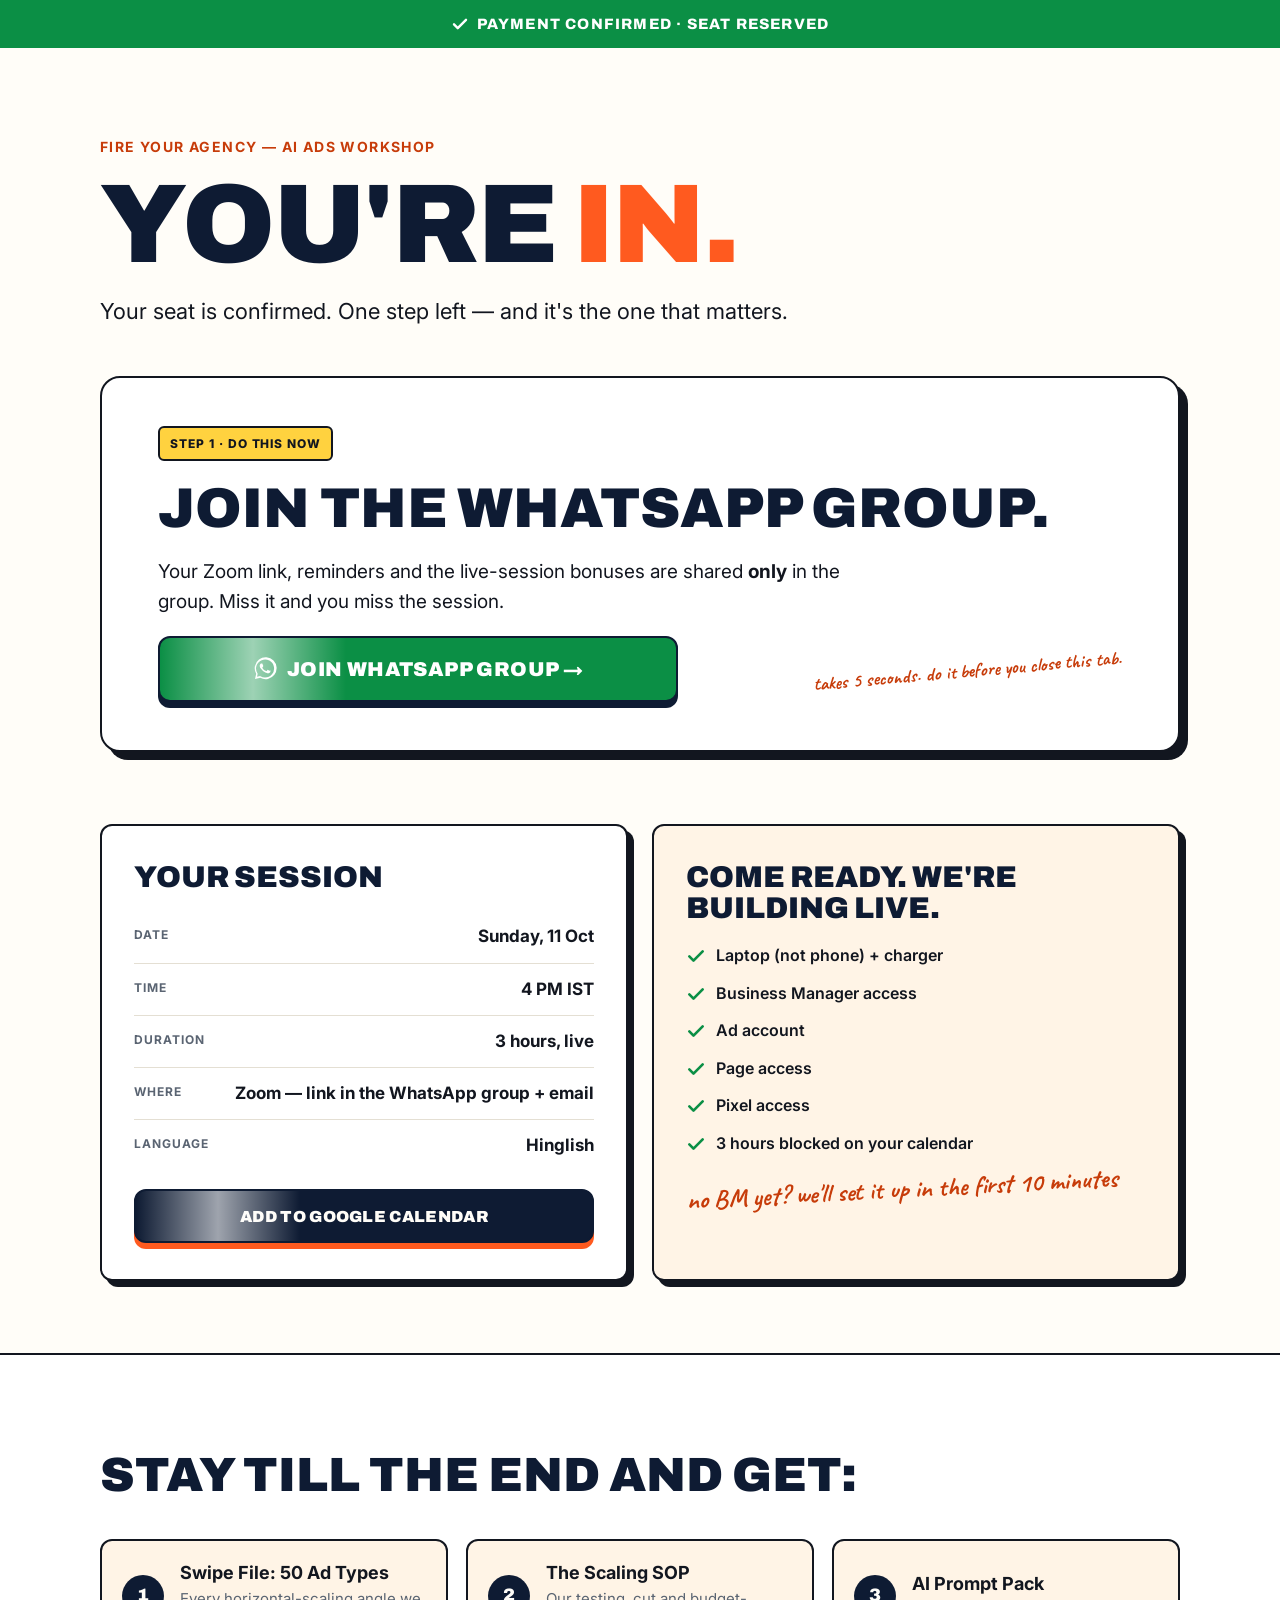
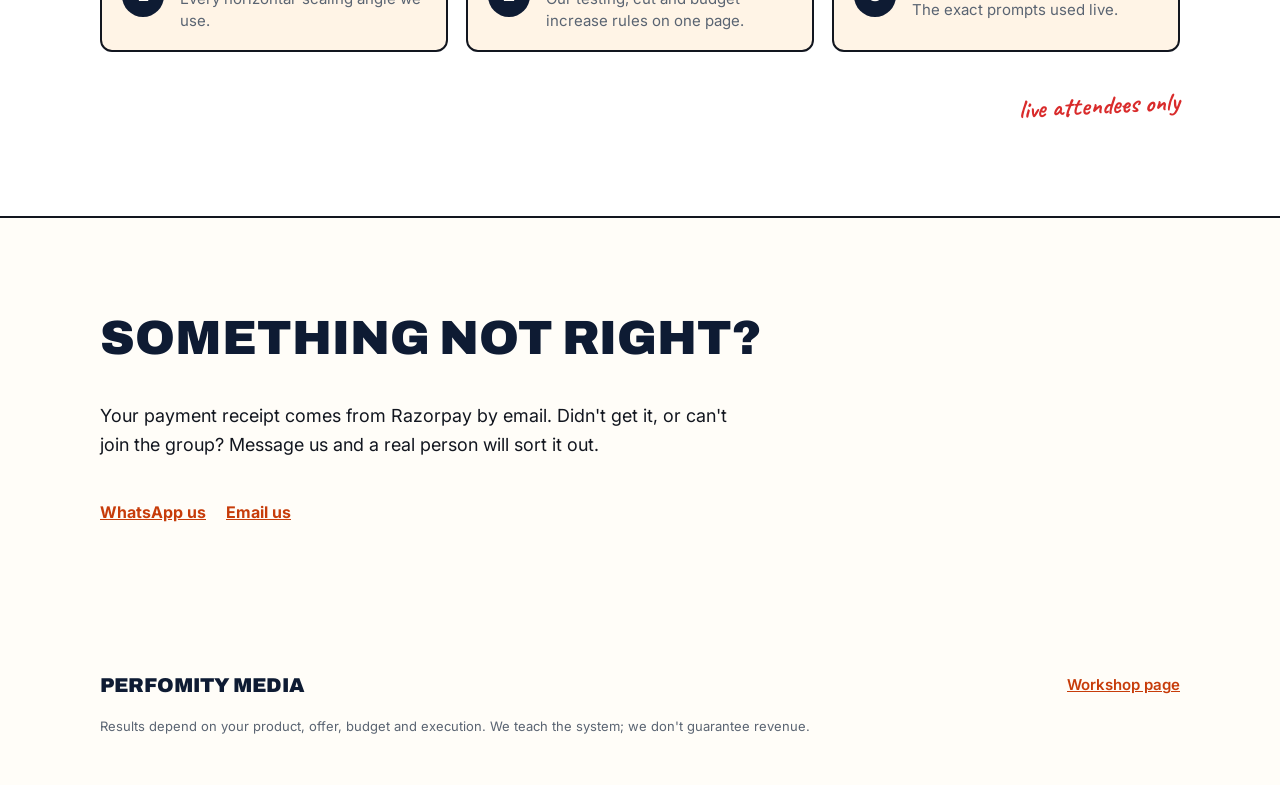
<file: thank-you.html>
<!doctype html>
<html lang="en">
<head>
<meta charset="utf-8">
<script>
/* ============================================================
   FIRE YOUR AGENCY — SITE SETTINGS
   Edit ONLY this block to update links, date, price and seats.
   Leave a value as "" to hide it on the page.
   ============================================================ */
window.FYA_CONFIG = {
  // ---- Workshop ----
  price: "99",                 // shown as ₹99 everywhere
  mrp: "999",                  // struck-through price
  seats: "47",
  date: "Sunday, 11 Oct",                  // e.g. "Sunday, 12 Oct"  ("" hides the date everywhere)
  dateShort: "11 Oct",             // e.g. "12 Oct" — used in the mobile sticky bar
  time: "4 PM IST",

  // For the "Add to Google Calendar" button on the thank-you page.
  // Format: YYYYMMDDTHHMMSS in IST. Leave "" to hide the button.
  calendarStart: "20261011T160000",         // e.g. "20261012T190000"
  calendarEnd: "20261011T190000",           // e.g. "20261012T220000"

  // ---- Links ----
  checkoutUrl: "https://rzp.io/rzp/dxMDNFoZ",   // Razorpay payment page
  whatsappGroupUrl: "https://chat.whatsapp.com/DL0folq4rIrHE49rzZIgvX", // shown on thank-you page
  email: "hello@perfomitymedia.com",
  whatsappNumber: "916264600023",                     // country code + number, no "+" or spaces
  privacyUrl: "",
  termsUrl: "",
  refundUrl: "",
  refundText: "",                                     // answer shown in the FAQ

  // ---- Tracking (optional) ----
  metaPixelId: "889741520669002",           // e.g. "123456789012345" — leave "" to disable
  passUtmToCheckout: false     // true = append ?utm_... from the ad click to the checkout link
};
</script>
<meta name="viewport" content="width=device-width, initial-scale=1">
<title>You're in — Fire Your Agency | Perfomity Media</title>
<meta name="robots" content="noindex, nofollow">
<meta name="theme-color" content="#0E1B33">
<link rel="icon" href="data:image/svg+xml,%3Csvg xmlns='http://www.w3.org/2000/svg' viewBox='0 0 64 64'%3E%3Crect width='64' height='64' rx='14' fill='%230E1B33'/%3E%3Ctext x='32' y='45' text-anchor='middle' font-family='Arial Black,Arial,sans-serif' font-weight='900' font-size='34' fill='%23FF5A1F'%3EF%3C/text%3E%3C/svg%3E">
<link rel="preconnect" href="https://fonts.googleapis.com">
<link rel="preconnect" href="https://fonts.gstatic.com" crossorigin>
<link rel="preload" as="style" href="https://fonts.googleapis.com/css2?family=Archivo:wght@800;900&family=Caveat:wght@700&family=Inter:wght@400;500;600;700&display=swap" onload="this.onload=null;this.rel='stylesheet'">
<noscript><link rel="stylesheet" href="https://fonts.googleapis.com/css2?family=Archivo:wght@800;900&family=Caveat:wght@700&family=Inter:wght@400;500;600;700&display=swap"></noscript>
<style>:root{--cream:#FFFDF8;--ink:#12161F;--navy:#0E1B33;--muted:#5A6472;--orange:#FF5A1F;--orange-ink:#C73C0A;--red:#D92B2B;--green:#0B8F45;--marker:#FFD23F;--peach:#FFF4E6;--border:#E4DFD3;--chat:#ECE9E1;--cream-dim:#C9CCD3;--display:"Archivo","Arial Black",system-ui,sans-serif;--body:"Inter",system-ui,-apple-system,sans-serif;--hand:"Caveat","Comic Sans MS",cursive;--radius:12px;--shadow:4px 4px 0 var(--ink)}*,*::before,*::after{box-sizing:border-box}html{scroll-behavior:smooth;-webkit-text-size-adjust:100%}body{margin:0;background:var(--cream);color:var(--ink);font-family:var(--body);font-size:16px;line-height:1.6;-webkit-font-smoothing:antialiased;overflow-x:hidden}body.has-sticky{padding-bottom:76px}img{max-width:100%;display:block}a{color:var(--orange-ink)}a:hover{color:var(--navy)}h1,h2,h3,p,ul,ol,blockquote{margin:0}ul,ol{padding:0;list-style:none}strong{font-weight:700}button{font:inherit}:focus-visible{outline:3px solid var(--orange);outline-offset:3px}.wrap{width:100%;max-width:1160px;margin:0 auto;padding-left:20px;padding-right:20px}.section{padding-top:56px;padding-bottom:56px;display:flex;flex-direction:column;gap:22px}.band{border-top:2px solid var(--ink);border-bottom:2px solid var(--ink)}.band--white{background:#fff}.band--peach{background:var(--peach)}.band--navy{background:var(--navy);color:var(--cream);border-color:var(--navy)}.orange{color:var(--orange)}.red{color:var(--red)}.muted{color:var(--muted)}mark{background:linear-gradient(180deg,transparent 45%,var(--marker) 45%);color:inherit;padding:0 .12em}.eyebrow{font-size:12px;line-height:1.5;font-weight:700;letter-spacing:.1em;text-transform:uppercase;color:var(--orange-ink)}.h2{font-family:var(--display);font-weight:900;font-size:32px;line-height:1.02;text-transform:uppercase;color:var(--navy)}.h2--light{color:var(--cream)}.lead{font-size:17px;line-height:1.55}.label{font-size:12px;font-weight:700;letter-spacing:.1em;text-transform:uppercase;color:var(--navy);margin-top:8px}.note{font-family:var(--hand);font-weight:700;font-size:26px;line-height:1.1;color:var(--orange-ink);transform:rotate(-3deg);display:inline-block}.note--red{color:var(--red)}.note--orange{color:var(--orange)}.note--right{align-self:flex-end}.note--inline{font-style:normal;font-size:24px;margin-left:6px;transform:rotate(-4deg)}.ic{width:20px;height:20px;flex-shrink:0;fill:none;stroke-width:3.2;stroke-linecap:round;stroke-linejoin:round;margin-top:3px}.ic--x{stroke:var(--red)}.ic--check{stroke:var(--green)}.lock{width:12px;height:12px;fill:none;stroke:currentColor;stroke-width:2.6;stroke-linecap:round;stroke-linejoin:round}.ticker{background:var(--navy);color:var(--cream);height:40px;overflow:hidden;display:flex;align-items:center}.ticker__track{display:flex;white-space:nowrap;font-family:var(--display);font-weight:800;font-size:13px;letter-spacing:.06em;animation:marquee 40s linear infinite}.ticker__item b{color:var(--orange);font-weight:800}@keyframes marquee{from{transform:translateX(0)}to{transform:translateX(-50%)}}.cta{position:relative;overflow:hidden;display:flex;align-items:center;justify-content:center;min-height:62px;padding:0 24px;background:var(--orange);color:#fff;border:2px solid var(--navy);border-radius:var(--radius);box-shadow:0 6px 0 var(--navy);font-family:var(--display);font-weight:900;font-size:19px;letter-spacing:.02em;text-decoration:none;text-align:center;transition:transform .12s ease,box-shadow .12s ease}.cta::after{content:"";position:absolute;top:0;left:0;width:36%;height:100%;background:linear-gradient(90deg,rgba(255,255,255,0),rgba(255,255,255,.6),rgba(255,255,255,0));animation:shine 3.4s ease-in-out infinite;pointer-events:none}.cta:hover,.cta:focus-visible{color:#fff;transform:translateY(3px);box-shadow:0 3px 0 var(--navy)}.cta--navy{background:var(--navy);color:var(--cream);border-color:var(--navy);box-shadow:0 6px 0 var(--orange);min-height:56px;font-size:17px}.cta--navy:hover{color:var(--cream);box-shadow:0 3px 0 var(--orange)}.cta--final{border-color:var(--cream);box-shadow:0 6px 0 #000;width:100%;max-width:440px}.cta--final:hover{box-shadow:0 3px 0 #000}.cta--sm{min-height:48px;padding:0 18px;font-size:16px;border-radius:10px;box-shadow:0 4px 0 var(--navy);white-space:nowrap}@keyframes shine{0%,72%{transform:translateX(-180%) skewX(-20deg)}100%{transform:translateX(320%) skewX(-20deg)}}.paystrip{display:flex;align-items:center;justify-content:center;gap:5px;flex-wrap:wrap;font-size:12px;font-weight:600;color:var(--muted);text-align:center;margin-top:6px}.paystrip .lock{color:var(--green)}.price{position:relative;display:flex;align-items:baseline;flex-wrap:wrap;gap:14px;padding:18px 20px;background:var(--peach);border:2px solid var(--ink);border-radius:var(--radius)}.price__old{font-family:var(--display);font-weight:800;font-size:28px;color:var(--muted)}.price__new{font-family:var(--display);font-weight:900;font-size:60px;line-height:1;color:var(--orange)}.price__note{position:absolute;right:10px;top:-24px;font-size:23px;background:var(--cream);padding:0 6px;transform:rotate(-5deg)}.price--onnavy{border-color:var(--cream)}.hero,.chat-section,.aitest,.build,.ready,.pricing,.qualify,.teacher,.honest,.ty-grid{grid-template-columns:minmax(0,1fr)}.hero{padding-top:40px;padding-bottom:56px;display:grid;gap:28px}.hero__copy{display:flex;flex-direction:column;gap:22px}.hero__title{font-family:var(--display);font-weight:900;font-size:clamp(56px,16vw,112px);line-height:.9;letter-spacing:-.02em;text-transform:uppercase;color:var(--navy)}.words{display:flex;align-items:center;justify-content:space-between;gap:8px;padding:14px 0;border-top:2px solid var(--ink);border-bottom:2px solid var(--ink);font-family:var(--display);font-weight:900;font-size:clamp(20px,6.4vw,44px);letter-spacing:-.01em;color:var(--navy)}.word{opacity:0;animation:word .5s cubic-bezier(.2,.8,.2,1) forwards;animation-delay:var(--d)}.word.dot{color:var(--orange)}@keyframes word{from{opacity:0;transform:translateY(16px)}to{opacity:1;transform:none}}.ticket{position:relative;display:flex;flex-direction:column;gap:16px}.ticket__meta{display:none;font-size:12px;font-weight:700;letter-spacing:.1em;color:var(--muted)}.ticket__foot{font-size:14px;line-height:1.5;color:var(--muted);text-align:center}.ticket__foot strong{color:var(--ink)}.hero .price{box-shadow:var(--shadow);margin-top:14px}.proof{position:relative;display:grid;grid-template-columns:repeat(2,minmax(0,1fr));gap:28px 16px;padding-top:48px;padding-bottom:56px}.stat{display:flex;flex-direction:column;gap:6px}.stat__num{font-family:var(--display);font-weight:900;font-size:40px;line-height:1.02;color:var(--green)}.stat__num--sm{font-size:24px;line-height:1.1}.stat__label{font-size:11px;line-height:1.35;font-weight:700;letter-spacing:.08em;text-transform:uppercase;color:var(--ink)}.proof__note{grid-column:1 / -1;justify-self:end;transform:rotate(-4deg)}.chat-section{display:grid;gap:28px}.chat-section>div:first-child{display:flex;flex-direction:column;gap:22px}.chat{display:flex;flex-direction:column;gap:14px;min-height:420px}.bubble{display:flex;flex-direction:column;gap:4px;align-items:flex-start;opacity:0}.bubble__who{font-size:11px;font-weight:700;letter-spacing:.06em;text-transform:uppercase;color:var(--muted)}.bubble__row{display:flex;flex-direction:column;align-items:flex-start;gap:4px}.bubble__msg{padding:12px 16px;background:var(--chat);border-radius:20px 20px 20px 6px;font-size:16px;line-height:1.4}.bubble time{font-size:11px;color:var(--muted)}.typing{display:inline-flex;align-self:flex-start;gap:5px;padding:14px 16px;background:var(--chat);border-radius:20px 20px 20px 6px;opacity:0;max-height:0;overflow:hidden;padding-top:0;padding-bottom:0}.typing i{width:7px;height:7px;border-radius:999px;background:var(--muted);animation:dot 1s ease-in-out infinite}.typing i:nth-child(2){animation-delay:.15s}.typing i:nth-child(3){animation-delay:.3s}.chat.play .typing{animation:typing 1s linear both;animation-delay:var(--d)}.chat.play .bubble{animation:pop .4s ease-out forwards;animation-delay:var(--d)}@keyframes typing{0%{opacity:0;max-height:0;padding-top:0;padding-bottom:0}1%,99%{opacity:1;max-height:48px;padding-top:14px;padding-bottom:14px}100%{opacity:0;max-height:0;padding-top:0;padding-bottom:0}}@keyframes pop{from{opacity:0;transform:translateY(10px)}to{opacity:1;transform:none}}@keyframes dot{0%,60%,100%{transform:translateY(0);opacity:.45}30%{transform:translateY(-4px);opacity:1}}.chat-after{display:flex;flex-direction:column;gap:22px}.chat-after__line{font-size:17px;line-height:1.5}.punch{font-family:var(--display);font-weight:900;font-size:34px;line-height:1.05;text-transform:uppercase;color:var(--navy)}.compare{display:flex;flex-direction:column;gap:14px}.compare__head{display:none}.compare__row{display:grid;grid-template-columns:repeat(2,minmax(0,1fr));background:#fff;border:2px solid var(--ink);border-radius:var(--radius);box-shadow:var(--shadow);overflow:hidden}.compare__need{grid-column:1 / -1;padding:12px 16px;font-family:var(--display);font-weight:900;font-size:18px;text-transform:uppercase;color:var(--navy);border-bottom:1px solid var(--border)}.compare__today,.compare__ai{padding:12px 16px;font-size:15px;line-height:1.4;display:flex;flex-direction:column;gap:4px}.compare__today::before,.compare__ai::before{content:attr(data-label);font-size:11px;font-weight:700;letter-spacing:.08em;text-transform:uppercase;color:var(--muted)}.compare__today{color:var(--red);font-weight:600;border-right:1px solid var(--border)}.compare__ai{color:var(--green);font-weight:700}.band--peach .note--right{align-self:center}.aitest{display:grid;gap:20px}.aitest__copy{display:flex;flex-direction:column;gap:18px}.aitest__line{font-size:18px;line-height:1.5;font-weight:600}.aitest__result{display:flex;flex-direction:column;gap:18px;animation:pop .4s ease-out}.aitest__result[hidden]{display:none}.aitest__cards{display:grid;grid-template-columns:repeat(2,minmax(0,1fr));gap:12px}.imgcard{position:relative;aspect-ratio:3 / 4;padding:0;border:2px solid var(--ink);border-radius:var(--radius);box-shadow:var(--shadow);background:var(--chat);cursor:pointer;overflow:hidden;transition:transform .12s ease}.imgcard:hover{transform:translateY(-2px)}.imgcard img,.teacher__photo img{position:absolute;inset:0;width:100%;height:100%;object-fit:cover;z-index:1}.imgcard__ph{position:absolute;inset:0;display:flex;align-items:center;justify-content:center;font-size:13px;font-weight:700;color:var(--muted)}.imgcard__tag{position:absolute;z-index:2;left:10px;bottom:10px;padding:6px 12px;border:2px solid var(--ink);border-radius:6px;font-family:var(--display);font-weight:900;font-size:18px;opacity:0;transform:translateY(6px);transition:opacity .3s,transform .3s}.imgcard__tag--ai{background:var(--orange);color:#fff}.imgcard__tag--real{background:var(--navy);color:var(--cream)}.revealed .imgcard__tag{opacity:1;transform:none}.stop__title{font-family:var(--display);font-weight:900;font-size:40px;line-height:1;text-transform:uppercase;color:var(--red)}.xlist li{display:flex;gap:12px;align-items:flex-start;padding:14px 0;border-bottom:1px solid var(--border);font-size:17px;line-height:1.4;font-weight:600}.xlist li:last-child{border-bottom:0}.xlist .ic{width:22px;height:22px;margin-top:0}.card{background:#fff;border:2px solid var(--ink);border-radius:var(--radius);box-shadow:var(--shadow)}.build{display:grid;gap:18px}.build__card{padding:22px 20px;display:grid;grid-template-columns:auto 1fr;align-items:baseline;gap:10px 12px}.build__card p{grid-column:1 / -1;line-height:1.55}.build__num{font-family:var(--display);font-weight:900;font-size:44px;line-height:1;color:var(--orange)}.build__title{font-family:var(--display);font-weight:900;font-size:28px;color:var(--navy)}.equation{display:flex;flex-direction:column;align-items:stretch;gap:12px}.equation__bar{padding:18px 12px;background:var(--navy);border-radius:var(--radius);text-align:center;font-family:var(--display);font-weight:900;font-size:clamp(22px,6.6vw,44px);color:var(--cream)}.equation__line{text-align:center;font-size:15px;font-style:italic;color:var(--muted)}.ready{padding:32px 22px 36px;background:var(--peach);border:2px solid var(--ink);border-radius:20px;display:grid;gap:18px}.ready>div:first-child{display:flex;flex-direction:column;gap:14px}.ready__title{font-size:28px}.ready__body{display:flex;flex-direction:column;gap:18px;font-size:15px;line-height:1.55}.ready__list{display:grid;grid-template-columns:repeat(2,minmax(0,1fr));gap:10px}.ready__list li{display:flex;align-items:center;gap:8px;padding:12px;background:#fff;border:2px solid var(--ink);border-radius:var(--radius);font-size:14px;font-weight:700;line-height:1.25}.ready__list .ic{margin-top:0}.pricing{display:grid;gap:28px;padding-top:64px}.pricing__copy{display:flex;flex-direction:column;gap:18px}.pricing .h2--xl{font-size:36px}.bonuses{display:flex;flex-direction:column;gap:12px}.bonus{display:flex;gap:14px;align-items:center;padding:16px;background:var(--peach);border:2px solid var(--ink);border-radius:var(--radius)}.bonus strong{display:block;font-size:16px}.bonus span:not(.badge){display:block;font-size:14px;line-height:1.45;color:var(--muted)}.badge{flex-shrink:0;width:36px;height:36px;border-radius:999px;background:var(--navy);color:var(--cream);display:flex;align-items:center;justify-content:center;font-family:var(--display);font-weight:900;font-size:16px}.pricing .ticket .price{box-shadow:var(--shadow)}.steps{display:flex;flex-direction:column;gap:20px}.steps li{display:flex;gap:16px;align-items:flex-start}.steps strong{display:block;font-size:17px}.steps li>div>span{display:block;font-size:14px;color:var(--muted)}.step__dot{flex-shrink:0;width:42px;height:42px;border-radius:999px;background:var(--orange);border:2px solid var(--ink);color:#fff;display:flex;align-items:center;justify-content:center;font-family:var(--display);font-weight:900;font-size:18px}.step__dot--navy{background:var(--navy);color:var(--cream)}.qualify{display:grid;gap:18px}.qualify__col{padding:20px;background:#fff;border:2px solid;border-radius:var(--radius);display:flex;flex-direction:column;gap:12px}.qualify__col--yes{border-color:var(--green);box-shadow:4px 4px 0 var(--green)}.qualify__col--no{border-color:var(--red);box-shadow:4px 4px 0 var(--red)}.qualify h3{font-family:var(--display);font-weight:900;font-size:20px}.qualify__col--yes h3{color:var(--green)}.qualify__col--no h3{color:var(--red)}.qualify ul{display:flex;flex-direction:column;gap:10px}.qualify li{display:flex;gap:10px;font-size:15px;line-height:1.45}.qualify .ic{width:18px;height:18px;margin-top:2px}.teacher{display:grid;gap:20px}.teacher__photo{position:relative;aspect-ratio:4 / 5;max-height:520px;background:var(--chat);border:2px solid var(--ink);border-radius:var(--radius);box-shadow:var(--shadow);overflow:hidden}.teacher__copy{display:flex;flex-direction:column;gap:18px}.teacher__name{font-family:var(--display);font-weight:900;font-size:26px;color:var(--navy);line-height:1.2}.teacher__role{font-size:14px;font-weight:600}.teacher__bio{font-size:16px;line-height:1.6}.teacher__quote{font-size:32px;transform:rotate(-2deg);margin-top:6px}.honest{display:grid;gap:18px}.honest>div{display:flex;flex-direction:column;gap:14px}.honest__body{font-size:16px;line-height:1.65;color:var(--cream-dim)}.honest__body strong{color:var(--cream)}.faq{border-top:2px solid var(--ink)}.faq details{border-bottom:1px solid var(--border)}.faq summary{list-style:none;cursor:pointer;min-height:56px;display:flex;align-items:center;justify-content:space-between;gap:12px;padding:12px 0;font-size:16px;font-weight:700}.faq summary::-webkit-details-marker{display:none}.faq summary::after{content:"+";font-family:var(--display);font-size:26px;line-height:1;color:var(--orange);flex-shrink:0}.faq details[open] summary::after{content:"−"}.faq details p{padding:0 0 16px;font-size:15px;line-height:1.55;color:var(--muted)}.final{align-items:stretch;text-align:left;padding-top:64px;padding-bottom:64px}.final__title{font-family:var(--display);font-weight:900;font-size:36px;line-height:1;text-transform:uppercase;color:var(--cream)}.final__sub{font-size:16px;line-height:1.6;color:var(--cream-dim)}.final__meta{display:flex;align-items:center;justify-content:center;gap:5px;flex-wrap:wrap;font-size:13px;font-weight:600;color:var(--cream-dim)}.footer{padding-top:36px;padding-bottom:36px;display:flex;flex-direction:column;gap:14px}.footer__top{display:flex;flex-direction:column;gap:12px}.footer__brand{font-family:var(--display);font-weight:900;font-size:18px;color:var(--navy)}.footer__nav{display:flex;flex-wrap:wrap;gap:8px 18px;font-size:14px;font-weight:600}.footer__fine{font-size:12px;line-height:1.5;color:var(--muted)}.sticky{position:fixed;left:0;right:0;bottom:0;z-index:50;display:flex;align-items:center;justify-content:space-between;gap:10px;padding:10px 12px 10px 16px;padding-bottom:max(10px,env(safe-area-inset-bottom));background:var(--cream);border-top:2px solid var(--ink);box-shadow:0 -6px 20px rgba(14,27,51,.12)}.sticky__info{display:flex;flex-direction:column;min-width:0}.sticky__price{font-family:var(--display);font-weight:900;font-size:20px;line-height:1.1;color:var(--orange)}.sticky__date{font-family:var(--body);font-weight:600;font-size:12px;color:var(--ink)}.sticky__sub{font-size:12px;font-weight:600;color:var(--muted)}.js .fade{opacity:0;transform:translateY(28px);transition:opacity .6s ease,transform .6s ease}.js .fade.in{opacity:1;transform:none}@media (min-width:900px){body.has-sticky{padding-bottom:0}.sticky{display:none}.wrap{padding-left:40px;padding-right:40px}.section{padding-top:96px;padding-bottom:96px;gap:40px}.h2{font-size:48px;line-height:1}.h2--xl{font-size:56px;line-height:.98}.lead{font-size:19px}.ticker{height:44px}.ticker__track{font-size:14px;letter-spacing:.08em}.hero{grid-template-columns:minmax(0,1.45fr) minmax(0,1fr);gap:64px;align-items:center;padding-top:88px;padding-bottom:96px}.hero__copy{gap:28px}.eyebrow{font-size:14px;max-width:560px}.hero .lead{font-size:20px;max-width:620px}.words{justify-content:space-between;gap:16px;max-width:620px;font-size:38px}.ticket{padding:36px 32px 28px;background:#fff;border:2px solid var(--ink);border-radius:20px;box-shadow:8px 8px 0 var(--ink);gap:18px}.ticket__meta{display:block}.ticket__foot{padding-top:14px;border-top:1px solid var(--border)}.hero .price,.pricing .ticket .price{box-shadow:none;margin-top:0}.price__old{font-size:32px}.price__new{font-size:72px}.hero .price__note{right:-78px;top:-6px;left:auto;max-width:150px;font-size:25px;line-height:1;padding:4px 6px;transform:rotate(8deg)}.cta{min-height:66px;font-size:20px}.cta--navy{min-height:60px;font-size:18px;max-width:320px}.paystrip{font-size:13px}.proof{grid-template-columns:repeat(4,minmax(0,1fr));gap:32px;padding-top:56px;padding-bottom:64px}.stat{padding-right:24px;border-right:1px solid var(--border);gap:10px}.stat:nth-child(4){border-right:0}.stat__num{font-size:46px;white-space:nowrap}.stat__num--sm{font-size:30px;white-space:normal}.stat__label{font-size:12px}.proof__note{position:absolute;right:40px;bottom:6px;font-size:28px}.chat-section{grid-template-columns:repeat(2,minmax(0,1fr));gap:80px;align-items:center}.chat{padding:24px;background:#fff;border:2px solid var(--ink);border-radius:20px;min-height:460px}.bubble__row{flex-direction:row;align-items:flex-end;gap:10px}.bubble__msg{font-size:17px;padding:12px 18px}.bubble time{font-size:12px}.chat-after{gap:32px}.chat-after__line{font-size:22px}.punch{font-size:56px;line-height:1}.compare{display:block;background:#fff;border:2px solid var(--ink);border-radius:var(--radius);box-shadow:6px 6px 0 var(--ink);overflow:hidden}.compare__head{display:grid;grid-template-columns:repeat(3,minmax(0,1fr));background:var(--navy);color:var(--cream);font-size:13px;font-weight:700;letter-spacing:.1em;text-transform:uppercase}.compare__head span{padding:18px 28px}.compare__row{grid-template-columns:repeat(3,minmax(0,1fr));border:0;border-bottom:1px solid var(--border);border-radius:0;box-shadow:none;font-size:18px}.compare__row:last-child{border-bottom:0}.compare__need{grid-column:auto;border-bottom:0;padding:22px 28px}.compare__today,.compare__ai{padding:22px 28px;font-size:18px;border-right:0}.compare__today::before,.compare__ai::before{display:none}.band--peach .note--right{align-self:flex-end;font-size:32px}.aitest{grid-template-columns:minmax(0,1fr) minmax(0,1.15fr);gap:72px;align-items:center}.aitest__copy{gap:24px}.aitest__hint{font-size:18px}.aitest__line{font-size:22px}.aitest__cards{gap:24px}.imgcard{box-shadow:6px 6px 0 var(--ink)}.imgcard__tag{left:14px;bottom:14px;padding:8px 16px;font-size:24px}.stop{display:grid;grid-template-columns:minmax(0,1fr) minmax(0,1.6fr);gap:72px}.stop__title{font-size:72px;line-height:.92}.xlist li{font-size:21px;padding:18px 0;align-items:center}.xlist .ic{width:26px;height:26px}.note--inline{font-size:30px}.build{grid-template-columns:repeat(3,minmax(0,1fr));gap:24px}.build__card{padding:32px 28px;grid-template-columns:1fr;align-content:start;gap:14px;box-shadow:6px 6px 0 var(--ink)}.build__card p{font-size:17px;line-height:1.6}.build__num{font-size:72px;line-height:.9}.build__title{font-size:34px}.equation{align-items:center}.equation__bar{padding:22px 48px}.equation__line{font-size:18px}.ready{grid-template-columns:minmax(0,1fr) minmax(0,1.2fr);gap:56px;align-items:center;padding:48px 56px}.ready__title{font-size:44px}.ready .note{font-size:28px}.ready__body{font-size:17px;gap:22px}.ready__list{gap:14px}.ready__list li{padding:14px 16px;font-size:17px;gap:10px}.pricing{grid-template-columns:minmax(0,1.2fr) minmax(0,1fr);gap:72px;align-items:start;padding-top:112px}.pricing .h2--xl{font-size:56px}.pricing .ticket{margin-top:24px}.bonus{padding:18px 20px;gap:16px}.bonus strong{font-size:18px}.bonus span:not(.badge){font-size:15px}.badge{width:42px;height:42px;font-size:18px}.steps{display:grid;grid-template-columns:repeat(4,minmax(0,1fr));gap:24px}.steps li{flex-direction:column;gap:14px;border-top:2px dashed var(--border)}.step__dot{width:52px;height:52px;margin-top:-27px;font-size:22px}.steps strong{font-size:20px}.steps li>div>span{font-size:16px}.qualify{grid-template-columns:repeat(2,minmax(0,1fr));gap:24px}.qualify__col{padding:32px;gap:16px}.qualify__col--yes{box-shadow:6px 6px 0 var(--green)}.qualify__col--no{box-shadow:6px 6px 0 var(--red)}.qualify h3{font-size:26px}.qualify ul{gap:14px}.qualify li{font-size:17px;gap:12px}.qualify .ic{width:20px;height:20px}.teacher{grid-template-columns:minmax(0,.85fr) minmax(0,1.15fr);gap:72px;align-items:center}.teacher__photo{box-shadow:8px 8px 0 var(--ink)}.teacher__copy{gap:22px}.teacher .h2{font-size:44px}.teacher__name{font-size:30px}.teacher__role{font-size:15px}.teacher__bio{font-size:18px;line-height:1.65}.teacher__quote{font-size:40px}.honest{grid-template-columns:minmax(0,1fr) minmax(0,1.3fr);gap:72px;align-items:start}.honest .h2{font-size:52px;line-height:.98}.honest .note{font-size:32px}.honest__body{font-size:20px}.faq-section{display:grid;grid-template-columns:minmax(0,.6fr) minmax(0,1.4fr);gap:72px;align-items:start}.faq summary{min-height:64px;font-size:19px;padding:14px 0}.faq summary::after{font-size:30px}.faq details p{font-size:17px;padding-bottom:20px}.final{align-items:center;text-align:center;padding-top:112px;padding-bottom:112px;gap:28px}.final__title{font-size:72px;line-height:.95}.final__sub{font-size:20px}.final .price{padding:18px 28px}.cta--final{min-height:68px;font-size:21px}.final__meta{font-size:14px}.footer{padding-top:48px;padding-bottom:48px;gap:16px}.footer__top{flex-direction:row;align-items:center;justify-content:space-between}.footer__brand{font-size:20px}.footer__nav{gap:28px;font-size:15px}.footer__fine{font-size:13px}}@media (min-width:900px) and (max-width:1100px){.hero .price__note{right:8px;top:-30px;max-width:none;transform:rotate(-4deg);font-size:22px}.stop__title{font-size:56px}}@media (prefers-reduced-motion:reduce){html{scroll-behavior:auto}.ticker__track,.cta::after,.typing i{animation:none}.word,.bubble{animation:none;opacity:1}.typing{display:none}.js .fade{opacity:1;transform:none;transition:none}}.eyebrow--light{color:var(--orange)}.vids__head{display:flex;align-items:flex-end;justify-content:space-between;gap:20px}.vids__copy{display:flex;flex-direction:column;gap:14px}.vids__sub{font-size:16px;line-height:1.55;color:var(--cream-dim)}.vids__nav{display:none;gap:10px;flex-shrink:0}.vids__btn{width:52px;height:52px;border-radius:999px;border:2px solid var(--cream);background:transparent;color:var(--cream);display:flex;align-items:center;justify-content:center;cursor:pointer;transition:background .15s,color .15s}.vids__btn:hover{background:var(--cream);color:var(--navy)}.vids__btn svg{width:22px;height:22px;fill:none;stroke:currentColor;stroke-width:2.6;stroke-linecap:round;stroke-linejoin:round}.vids{display:flex;gap:14px;overflow-x:auto;scroll-snap-type:x mandatory;scroll-padding-left:20px;margin:0 -20px;padding:4px 20px 18px;scrollbar-width:thin;scrollbar-color:var(--orange) transparent;-webkit-overflow-scrolling:touch}.vids::-webkit-scrollbar{height:6px}.vids::-webkit-scrollbar-thumb{background:var(--orange);border-radius:999px}.vid{position:relative;flex:0 0 auto;height:440px;aspect-ratio:9 / 16;scroll-snap-align:start;border:2px solid var(--cream);border-radius:var(--radius);overflow:hidden;background:#000;box-shadow:4px 4px 0 var(--orange);padding:0;cursor:pointer}.vid--square{aspect-ratio:1 / 1}.vid video{position:absolute;inset:0;width:100%;height:100%;object-fit:cover;display:block}.vid__tag{position:absolute;z-index:2;left:10px;top:10px;padding:4px 9px;background:var(--orange);color:#fff;border:2px solid var(--ink);border-radius:6px;font-family:var(--display);font-weight:900;font-size:13px;letter-spacing:.04em}.vid__sound{position:absolute;z-index:2;right:10px;bottom:10px;width:40px;height:40px;border-radius:999px;background:rgba(14,27,51,.78);color:#fff;display:flex;align-items:center;justify-content:center}.vid__sound svg{width:20px;height:20px;fill:none;stroke:currentColor;stroke-width:2.2;stroke-linecap:round;stroke-linejoin:round}.vid .on{display:none}.vid.is-unmuted .on{display:block}.vid.is-unmuted .off{display:none}.vid.is-unmuted{box-shadow:4px 4px 0 var(--marker)}.vids__foot{display:flex;flex-direction:column;align-items:stretch;gap:16px}.vids__foot .note{align-self:center}.vids__cta{border-color:var(--cream);box-shadow:0 6px 0 #000}.vids__cta:hover{box-shadow:0 3px 0 #000}@media (min-width:900px){.vids__nav{display:flex}.vids__sub{font-size:19px}.vids{gap:20px;margin:0 -40px;padding:4px 40px 22px;scroll-padding-left:40px}.vid{height:540px;box-shadow:6px 6px 0 var(--orange)}.vid.is-unmuted{box-shadow:6px 6px 0 var(--marker)}.vids__foot{flex-direction:row;align-items:center;justify-content:space-between}.vids__cta{width:440px}.vids__foot .note{font-size:30px}}.brands{padding:48px 0 56px;overflow:hidden}.brands__head{display:flex;flex-direction:column;gap:8px;margin-bottom:28px;text-align:center;align-items:center}.brands__title{font-family:var(--display);font-weight:900;font-size:26px;line-height:1.08;text-transform:uppercase;color:var(--navy);max-width:760px}.brands__sub{font-size:15px;color:var(--muted)}.marquee{display:flex;overflow:hidden;padding:4px 0 10px;-webkit-mask-image:linear-gradient(90deg,transparent,#000 6%,#000 94%,transparent);mask-image:linear-gradient(90deg,transparent,#000 6%,#000 94%,transparent)}.marquee__track{display:flex;flex-shrink:0;align-items:center;gap:16px;padding-right:16px;animation:logos 50s linear infinite}.marquee:hover .marquee__track{animation-play-state:paused}@keyframes logos{from{transform:translateX(0)}to{transform:translateX(-100%)}}.logo{flex-shrink:0;height:84px;min-width:150px;padding:14px 22px;display:flex;align-items:center;justify-content:center;background:#fff;border:2px solid var(--ink);border-radius:var(--radius);box-shadow:4px 4px 0 var(--ink)}.logo img{height:100%;width:auto;max-width:190px;object-fit:contain}.logo--dark{background:var(--navy)}.logo:not(.is-loaded){display:none}.logo--mono img{filter:brightness(0);opacity:.85}@media (min-width:900px){.brands{padding:72px 0 80px}.brands__title{font-size:40px}.brands__sub{font-size:18px}.brands__head{margin-bottom:40px}.marquee__track{gap:22px;padding-right:22px}.logo{height:100px;min-width:190px;padding:16px 28px}.logo img{max-width:230px}}@media (prefers-reduced-motion:reduce){.marquee__track{animation:none}.marquee{overflow-x:auto}}.logo{position:relative}.marquee{padding-top:16px}.logo--st{border-color:var(--orange);box-shadow:4px 4px 0 var(--orange)}.logo__tag{position:absolute;top:-11px;left:50%;transform:translateX(-50%);white-space:nowrap;padding:3px 8px;background:var(--orange);color:#fff;border:2px solid var(--ink);border-radius:999px;font-size:10px;font-weight:800;letter-spacing:.08em;line-height:1.2}.brands__foot{display:flex;justify-content:center;margin-top:26px}.st-pill{display:inline-flex;align-items:center;gap:10px;padding:10px 18px;background:#fff;border:2px solid var(--ink);border-radius:999px;box-shadow:3px 3px 0 var(--ink);font-size:14px;font-weight:600;text-align:center}.st-pill strong{color:var(--orange-ink)}.st-pill__dot{flex-shrink:0;width:10px;height:10px;border-radius:999px;background:var(--green);box-shadow:0 0 0 4px rgba(11,143,69,.18)}@media (min-width:900px){.st-pill{font-size:17px;padding:12px 24px}.logo__tag{font-size:11px}.brands__foot{margin-top:34px}}.sticky__old{font-family:var(--display);font-weight:800;font-size:15px;color:var(--muted);margin-right:2px}.ty-bar{justify-content:center;background:var(--green)}.ty-bar__text{display:flex;align-items:center;gap:8px;font-family:var(--display);font-weight:800;font-size:13px;letter-spacing:.08em;color:#fff}.ty-bar__ic{stroke:#fff;margin-top:0;width:18px;height:18px}.ty-hero{padding-top:48px;padding-bottom:32px;display:flex;flex-direction:column;gap:18px}.ty-step1{position:relative;display:flex;flex-direction:column;gap:16px;padding:28px 22px;background:#fff;border:2px solid var(--ink);border-radius:20px;box-shadow:6px 6px 0 var(--ink)}.ty-step1__tag{align-self:flex-start;padding:6px 10px;background:var(--marker);border:2px solid var(--ink);border-radius:6px;font-size:12px;font-weight:800;letter-spacing:.08em}.ty-step1 p{font-size:16px;line-height:1.55}.cta--wa{gap:10px;background:#0B8F45;font-size:16px;padding:0 16px;white-space:nowrap}@media (min-width:900px){.cta--wa{font-size:20px}}.ty-wa{width:24px;height:24px;fill:#fff;flex-shrink:0}.ty-step1__note{align-self:center;font-size:22px}.ty-grid{display:grid;gap:18px}.ty-card{display:flex;flex-direction:column;gap:18px;padding:24px 22px;background:#fff;border:2px solid var(--ink);border-radius:var(--radius);box-shadow:var(--shadow)}.ty-card--peach{background:var(--peach)}.ty-card__title{font-family:var(--display);font-weight:900;font-size:24px;line-height:1.05;text-transform:uppercase;color:var(--navy)}.ty-details{margin:0;display:flex;flex-direction:column}.ty-details div{display:flex;justify-content:space-between;gap:16px;padding:12px 0;border-bottom:1px solid var(--border)}.ty-details div:last-child{border-bottom:0}.ty-details dt{font-size:12px;font-weight:700;letter-spacing:.08em;text-transform:uppercase;color:var(--muted);padding-top:2px}.ty-details dd{margin:0;font-weight:700;text-align:right}.ty-cal{max-width:none;font-size:16px;min-height:54px}.ty-cal[hidden]{display:none}.ty-check{display:flex;flex-direction:column;gap:12px}.ty-check li{display:flex;gap:10px;font-size:16px;font-weight:600}.ty-check .ic{margin-top:3px}.ty-help p{font-size:16px;line-height:1.6;max-width:640px}.ty-help__links{display:flex;gap:20px;font-weight:700}@media (min-width:900px){.ty-bar{height:48px}.ty-bar__text{font-size:15px}.ty-hero{padding-top:88px;padding-bottom:48px}.ty-hero .lead{font-size:22px}.ty-step1{padding:48px 56px;gap:20px;box-shadow:8px 8px 0 var(--ink)}.ty-step1 .h2{font-size:56px}.ty-step1 p{font-size:19px;max-width:720px}.cta--wa{max-width:520px}.ty-step1__note{position:absolute;right:56px;bottom:64px;font-size:28px;transform:rotate(-5deg)}.ty-grid{grid-template-columns:repeat(2,minmax(0,1fr));gap:24px;padding-top:72px;padding-bottom:72px}.ty-card{padding:36px 32px;box-shadow:6px 6px 0 var(--ink)}.ty-card__title{font-size:30px}.ty-details dd{font-size:17px}.ty-bonuses{display:grid;grid-template-columns:repeat(3,minmax(0,1fr));gap:18px}.ty-help p{font-size:18px}}@media (min-width:900px) and (max-width:1150px){.ty-step1__note{position:static;align-self:flex-start}}</style>
</head>
<body data-page="thankyou">

<div class="ticker ty-bar">
  <p class="ty-bar__text"><svg class="ic ic--check ty-bar__ic" viewBox="0 0 24 24" aria-hidden="true"><path d="M4 12.5l5 5L20 6.5"/></svg> PAYMENT CONFIRMED · SEAT RESERVED</p>
</div>

<main>

<section class="wrap ty-hero">
  <p class="eyebrow">Fire Your Agency — AI Ads Workshop</p>
  <h1 class="hero__title">You're <span class="orange">in.</span></h1>
  <p class="lead">Your seat is confirmed. One step left — and it's the one that matters.</p>
</section>

<!-- STEP 1: WHATSAPP -->
<section class="wrap">
  <div class="ty-step1">
    <span class="ty-step1__tag">STEP 1 · DO THIS NOW</span>
    <h2 class="h2">Join the WhatsApp group.</h2>
    <p>Your Zoom link, reminders and the live-session bonuses are shared <strong>only</strong> in the group. Miss it and you miss the session.</p>
    <a class="cta cta--wa" data-link="whatsappGroup" href="#">
      <svg class="ty-wa" viewBox="0 0 24 24" aria-hidden="true"><path d="M20.5 3.5A11 11 0 0 0 3.2 16.8L2 22l5.3-1.2A11 11 0 0 0 20.5 3.5Zm-8.5 17a9 9 0 0 1-4.6-1.3l-.3-.2-3.1.7.7-3-.2-.3A9 9 0 1 1 12 20.5Zm5-6.7c-.3-.1-1.6-.8-1.9-.9-.3-.1-.4-.1-.6.1l-.8 1c-.2.2-.3.2-.6.1a7.4 7.4 0 0 1-3.7-3.2c-.3-.5.3-.5.8-1.6.1-.2 0-.3 0-.5l-.8-2c-.2-.5-.4-.4-.6-.4h-.5a1 1 0 0 0-.7.3 3 3 0 0 0-.9 2.2 5.2 5.2 0 0 0 1.1 2.7 11.8 11.8 0 0 0 4.5 4c1.7.7 2.3.8 3.2.6.5-.1 1.6-.6 1.8-1.3.2-.6.2-1.2.2-1.3-.1-.1-.3-.2-.6-.3Z"/></svg>
      JOIN WHATSAPP GROUP →
    </a>
    <p class="note ty-step1__note">takes 5 seconds. do it before you close this tab.</p>
  </div>
</section>

<!-- DETAILS -->
<section class="wrap section ty-grid">
  <div class="ty-card">
    <h2 class="ty-card__title">Your session</h2>
    <dl class="ty-details">
      <div data-date><dt>Date</dt><dd data-cfg="date">[DAY, DATE]</dd></div>
      <div><dt>Time</dt><dd data-cfg="time">4 PM IST</dd></div>
      <div><dt>Duration</dt><dd>3 hours, live</dd></div>
      <div><dt>Where</dt><dd>Zoom — link in the WhatsApp group + email</dd></div>
      <div><dt>Language</dt><dd>Hinglish</dd></div>
    </dl>
    <a class="cta cta--navy ty-cal" id="calendar" href="#" target="_blank" rel="noopener" hidden>ADD TO GOOGLE CALENDAR</a>
  </div>

  <div class="ty-card ty-card--peach">
    <h2 class="ty-card__title">Come ready. We're building live.</h2>
    <ul class="ty-check">
      <li><svg class="ic ic--check" viewBox="0 0 24 24" aria-hidden="true"><path d="M4 12.5l5 5L20 6.5"/></svg>Laptop (not phone) + charger</li>
      <li><svg class="ic ic--check" viewBox="0 0 24 24" aria-hidden="true"><path d="M4 12.5l5 5L20 6.5"/></svg>Business Manager access</li>
      <li><svg class="ic ic--check" viewBox="0 0 24 24" aria-hidden="true"><path d="M4 12.5l5 5L20 6.5"/></svg>Ad account</li>
      <li><svg class="ic ic--check" viewBox="0 0 24 24" aria-hidden="true"><path d="M4 12.5l5 5L20 6.5"/></svg>Page access</li>
      <li><svg class="ic ic--check" viewBox="0 0 24 24" aria-hidden="true"><path d="M4 12.5l5 5L20 6.5"/></svg>Pixel access</li>
      <li><svg class="ic ic--check" viewBox="0 0 24 24" aria-hidden="true"><path d="M4 12.5l5 5L20 6.5"/></svg>3 hours blocked on your calendar</li>
    </ul>
    <p class="note">no BM yet? we'll set it up in the first 10 minutes</p>
  </div>
</section>

<!-- BONUSES -->
<section class="band band--white">
  <div class="wrap section">
    <h2 class="h2">Stay till the end and get:</h2>
    <div class="bonuses ty-bonuses">
      <div class="bonus"><span class="badge">1</span><div><strong>Swipe File: 50 Ad Types</strong><span>Every horizontal-scaling angle we use.</span></div></div>
      <div class="bonus"><span class="badge">2</span><div><strong>The Scaling SOP</strong><span>Our testing, cut and budget-increase rules on one page.</span></div></div>
      <div class="bonus"><span class="badge">3</span><div><strong>AI Prompt Pack</strong><span>The exact prompts used live.</span></div></div>
    </div>
    <p class="note note--red note--right">live attendees only</p>
  </div>
</section>

<!-- HELP -->
<section class="wrap section ty-help">
  <h2 class="h2">Something not right?</h2>
  <p>Your payment receipt comes from Razorpay by email. Didn't get it, or can't join the group? Message us and a real person will sort it out.</p>
  <div class="ty-help__links">
    <a data-link="whatsapp" href="#">WhatsApp us</a>
    <a data-link="email" href="#">Email us</a>
  </div>
</section>

</main>

<footer class="footer wrap">
  <div class="footer__top">
    <p class="footer__brand">PERFOMITY MEDIA</p>
    <nav class="footer__nav">
      <a href="/">Workshop page</a>
      <a data-link="privacy" href="#">Privacy</a>
      <a data-link="terms" href="#">Terms</a>
      <a data-link="refund" href="#">Refund Policy</a>
    </nav>
  </div>
  <p class="footer__fine">Results depend on your product, offer, budget and execution. We teach the system; we don't guarantee revenue.</p>
</footer>

<script>
(function () {
  var C = window.FYA_CONFIG || {};
  document.documentElement.classList.add('js');

  /* ---------- Fill settings into the page ---------- */
  document.querySelectorAll('[data-cfg]').forEach(function (el) {
    var v = C[el.getAttribute('data-cfg')];
    if (v !== undefined && v !== '') el.textContent = v;
  });
  if (!C.date) document.querySelectorAll('[data-date]').forEach(function (el) { el.remove(); });

  var links = {
    checkout: C.checkoutUrl,
    email: C.email ? 'mailto:' + C.email : '',
    whatsapp: C.whatsappNumber ? 'https://wa.me/' + C.whatsappNumber : '',
    whatsappGroup: C.whatsappGroupUrl,
    privacy: C.privacyUrl,
    terms: C.termsUrl,
    refund: C.refundUrl
  };
  if (C.passUtmToCheckout && links.checkout && location.search) {
    links.checkout += (links.checkout.indexOf('?') > -1 ? '&' : '?') + location.search.slice(1);
  }
  document.querySelectorAll('[data-link]').forEach(function (a) {
    var url = links[a.getAttribute('data-link')];
    if (url) a.href = url; else if (a.closest('.footer__nav')) a.remove();
  });

  /* ---------- Meta Pixel (only if an ID is set) ---------- */
  if (C.metaPixelId) {
    !function (f, b, e, v, n, t, s) { if (f.fbq) return; n = f.fbq = function () { n.callMethod ? n.callMethod.apply(n, arguments) : n.queue.push(arguments) }; if (!f._fbq) f._fbq = n; n.push = n; n.loaded = !0; n.version = '2.0'; n.queue = []; t = b.createElement(e); t.async = !0; t.src = v; s = b.getElementsByTagName(e)[0]; s.parentNode.insertBefore(t, s) }(window, document, 'script', 'https://connect.facebook.net/en_US/fbevents.js');
    fbq('init', C.metaPixelId);
    fbq('track', 'PageView');
    if (document.body.getAttribute('data-page') === 'thankyou') {
      var fired = false;
      try { fired = sessionStorage.getItem('fya_purchase') === '1'; } catch (e) {}
      if (!fired) {
        fbq('track', 'Purchase', { value: Number(C.price) || 0, currency: 'INR', content_name: 'Fire Your Agency Workshop' });
        try { sessionStorage.setItem('fya_purchase', '1'); } catch (e) {}
      }
    }
    document.querySelectorAll('[data-link="checkout"]').forEach(function (a) {
      a.addEventListener('click', function () {
        fbq('track', 'InitiateCheckout', { value: Number(C.price) || 0, currency: 'INR' });
      });
    });
  }

  /* ---------- Thank-you page: Google Calendar button ---------- */
  var cal = document.getElementById('calendar');
  if (cal && C.calendarStart && C.calendarEnd) {
    var details = 'Live AI Ads build session by Perfomity Media. Zoom link is in the WhatsApp group + your email. Bring your laptop.' +
      (C.whatsappGroupUrl ? '\n\nWhatsApp group: ' + C.whatsappGroupUrl : '');
    cal.href = 'https://calendar.google.com/calendar/render?action=TEMPLATE' +
      '&text=' + encodeURIComponent('Fire Your Agency — AI Ads Workshop (Zoom)') +
      '&dates=' + C.calendarStart + '/' + C.calendarEnd +
      '&ctz=Asia/Kolkata' +
      '&details=' + encodeURIComponent(details);
    cal.hidden = false;
  }

  /* ---------- Fade sections up, start chat on scroll ---------- */
  var reduce = window.matchMedia('(prefers-reduced-motion: reduce)').matches;
  var targets = document.querySelectorAll('.fade, #chat');
  if ('IntersectionObserver' in window && !reduce) {
    var io = new IntersectionObserver(function (entries) {
      entries.forEach(function (e) {
        if (e.isIntersecting) {
          e.target.classList.add(e.target.id === 'chat' ? 'play' : 'in');
          io.unobserve(e.target);
        }
      });
    }, { threshold: 0.15 });
    targets.forEach(function (t) { io.observe(t); });
  } else {
    targets.forEach(function (t) { t.classList.add(t.id === 'chat' ? 'play' : 'in'); });
  }

  /* ---------- "Which one is AI?" ---------- */
  var test = document.getElementById('aitest');
  if (test) {
    test.querySelectorAll('.imgcard').forEach(function (card) {
      card.addEventListener('click', function () {
        test.classList.add('revealed');
        test.querySelector('.aitest__hint').hidden = true;
        test.querySelector('.aitest__result').hidden = false;
      });
    });
  }

  /* ---------- AI videos: autoplay muted in view, tap for sound ---------- */
  var vids = document.getElementById('vids');
  if (vids) {
    var cards = vids.querySelectorAll('.vid');
    var setSound = function (card, on) {
      var v = card.querySelector('video');
      v.muted = !on;
      card.classList.toggle('is-unmuted', on);
      card.setAttribute('aria-pressed', on ? 'true' : 'false');
    };
    cards.forEach(function (card) {
      card.addEventListener('click', function () {
        var v = card.querySelector('video');
        var turnOn = v.muted;
        cards.forEach(function (c) { if (c !== card) setSound(c, false); });
        setSound(card, turnOn);
        if (turnOn) { v.currentTime = 0; }
        var pr = v.play(); if (pr && pr.catch) pr.catch(function () {});
      });
    });
    if ('IntersectionObserver' in window) {
      var vio = new IntersectionObserver(function (entries) {
        entries.forEach(function (e) {
          var v = e.target.querySelector('video');
          if (e.isIntersecting && !reduce) {
            if (v.preload === 'none') v.preload = 'auto';
            var pr = v.play(); if (pr && pr.catch) pr.catch(function () {});
          } else {
            v.pause();
            if (!e.isIntersecting) setSound(e.target, false);
          }
        });
      }, { threshold: 0.6 });
      cards.forEach(function (c) { vio.observe(c); });
    }
    document.querySelectorAll('.vids__btn').forEach(function (b) {
      b.addEventListener('click', function () {
        vids.scrollBy({ left: Number(b.getAttribute('data-dir')) * vids.clientWidth * 0.8, behavior: 'smooth' });
      });
    });
  }

  /* ---------- FAQ: one open at a time ---------- */
  var items = document.querySelectorAll('.faq details');
  items.forEach(function (d) {
    d.addEventListener('toggle', function () {
      if (d.open) items.forEach(function (o) { if (o !== d) o.open = false; });
    });
  });
})();
</script>
</body>
</html>
</file>
